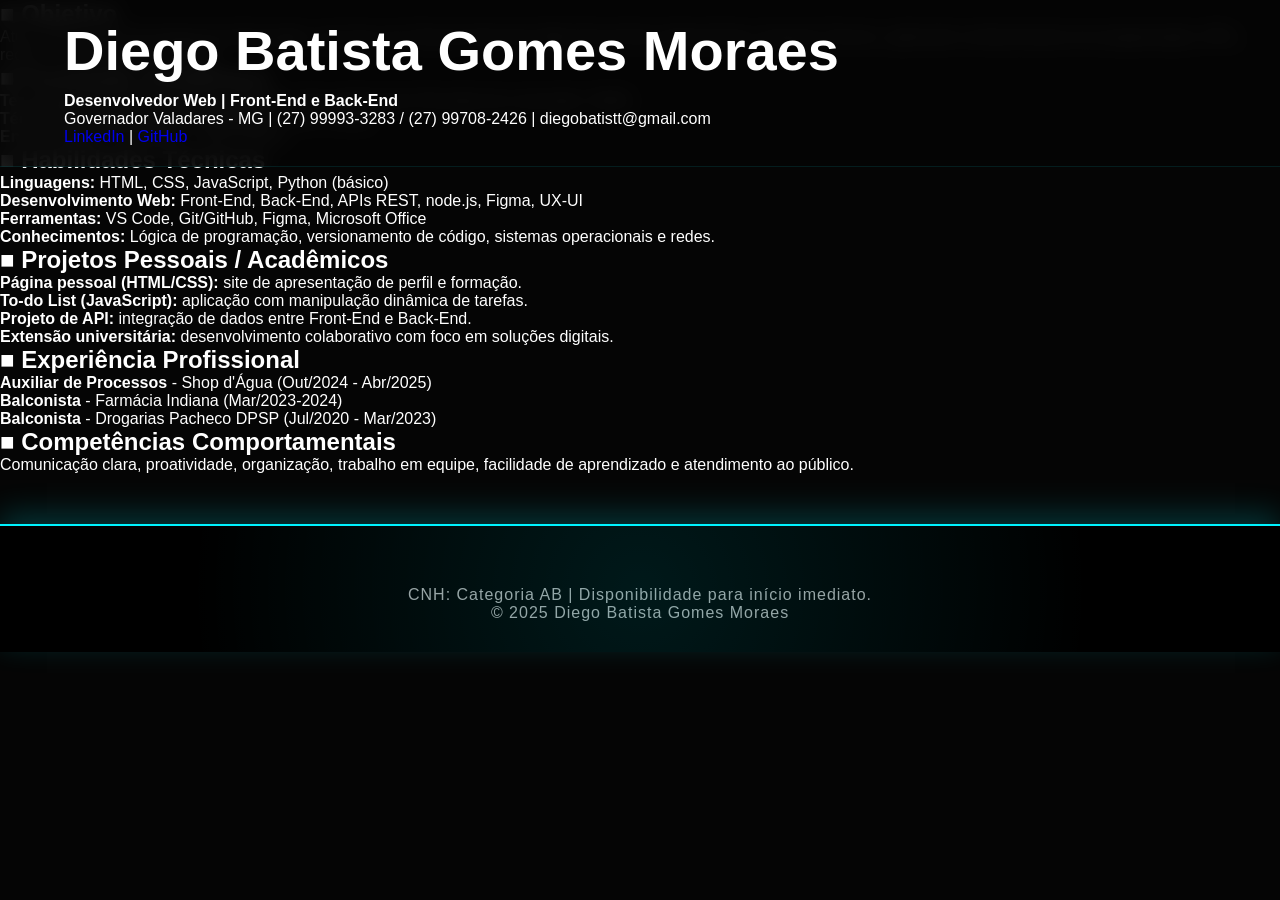
<file: INDEX.HTML>
<!DOCTYPE html>
<html lang="pt-BR">
<head>
    <meta charset="UTF-8">
    <meta name="viewport" content="width=device-width, initial-scale=1.0">
    <title>Portfólio - Diego Batista Gomes Moraes</title>
    <link rel="stylesheet" href="style.css">
</head>
<body>
    <header>
        <div class="container">
            <h1>Diego Batista Gomes Moraes</h1> 
            <p><B>Desenvolvedor Web | Front-End e Back-End</B></p>
            <div class="contact-info">
                <span>Governador Valadares - MG</span> |
                <span>(27) 99993-3283 / (27) 99708-2426</span> |
                <span>diegobatistt@gmail.com</span>
            </div>
            <div class="social-links">
                <a href="https://linkedin.com/in/diego-batista-gomes-737491259" target="_blank">LinkedIn</a> |
                <a href="https://github.com/Dieguin77" target="_blank">GitHub</a>
            </div>
        </div>
    </header>

    <main class="container">
        <section id="objetivo">
            <h2>■ Objetivo</h2>
            <p>Atuar na área de Tecnologia da Informação, com foco em Desenvolvimento Web (Front-End e Back-End) e Suporte Técnico, aplicando conhecimentos em programação, APIs, redes e experiência do usuário.</p>
        </section>

        <section id="formacao">
            <h2>■ Formação Acadêmica</h2>
            <ul>
                <li>
                    <strong>Tecnologia em Sistemas para Internet</strong> - Em andamento (Previsão de conclusão: 2026)
                </li>
                <li>
                    <strong>Técnico em Segurança do Trabalho</strong> - (2017-2018)
                </li>
                <li>
                    <strong>Ensino Médio Completo</strong> - (2011-2013)
                </li>
            </ul>
        </section>

        <section id="habilidades">
            <h2>■ Habilidades Técnicas</h2>
            <ul>
                <li><strong>Linguagens:</strong> HTML, CSS, JavaScript, Python (básico)</li>
                <li><strong>Desenvolvimento Web:</strong> Front-End, Back-End, APIs REST, node.js, Figma, UX-UI</li>
                <li><strong>Ferramentas:</strong> VS Code, Git/GitHub, Figma, Microsoft Office</li>
                <li><strong>Conhecimentos:</strong> Lógica de programação, versionamento de código, sistemas operacionais e redes.</li>
            </ul>
        </section>

        <section id="projetos">
            <h2>■ Projetos Pessoais / Acadêmicos</h2>
            <ul>
                <li><strong>Página pessoal (HTML/CSS):</strong> site de apresentação de perfil e formação.</li>
                <li><strong>To-do List (JavaScript):</strong> aplicação com manipulação dinâmica de tarefas.</li>
                <li><strong>Projeto de API:</strong> integração de dados entre Front-End e Back-End.</li>
                <li><strong>Extensão universitária:</strong> desenvolvimento colaborativo com foco em soluções digitais.</li>
            </ul>
        </section>

        <section id="experiencia">
            <h2>■ Experiência Profissional</h2>
            <ul>
                <li><strong>Auxiliar de Processos</strong> - Shop d'Água (Out/2024 - Abr/2025)</li>
                <li><strong>Balconista</strong> - Farmácia Indiana (Mar/2023-2024)</li>
                <li><strong>Balconista</strong> - Drogarias Pacheco DPSP (Jul/2020 - Mar/2023)</li>
                </ul>
        </section>

        <section id="competencias">
            <h2>■ Competências Comportamentais</h2>
            <p>Comunicação clara, proatividade, organização, trabalho em equipe, facilidade de aprendizado e atendimento ao público.</p>
        </section>
        
    </main>

    <footer>
        <div class="container">
            <p>CNH: Categoria AB | Disponibilidade para início imediato.</p>
            <p>&copy; 2025 Diego Batista Gomes Moraes</p>
        </div>
    </footer>
</body>
</html>
</file>
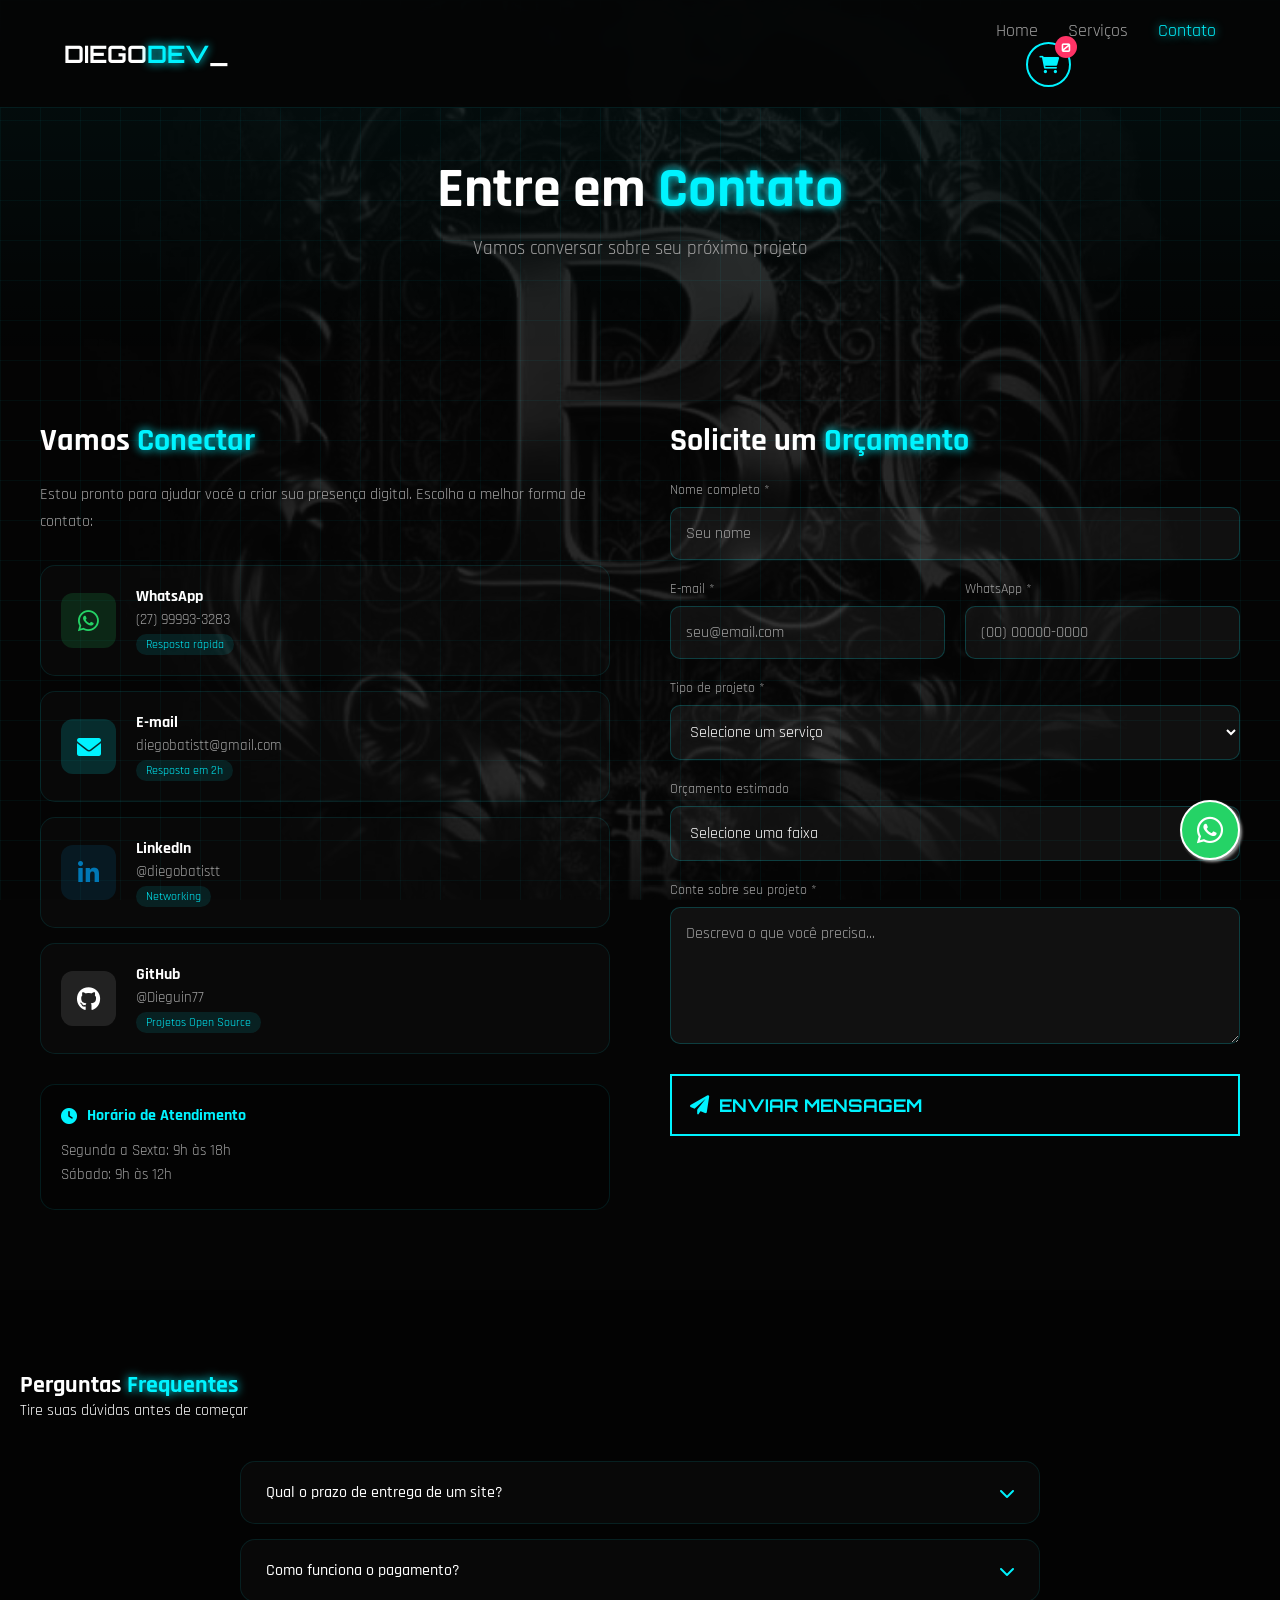
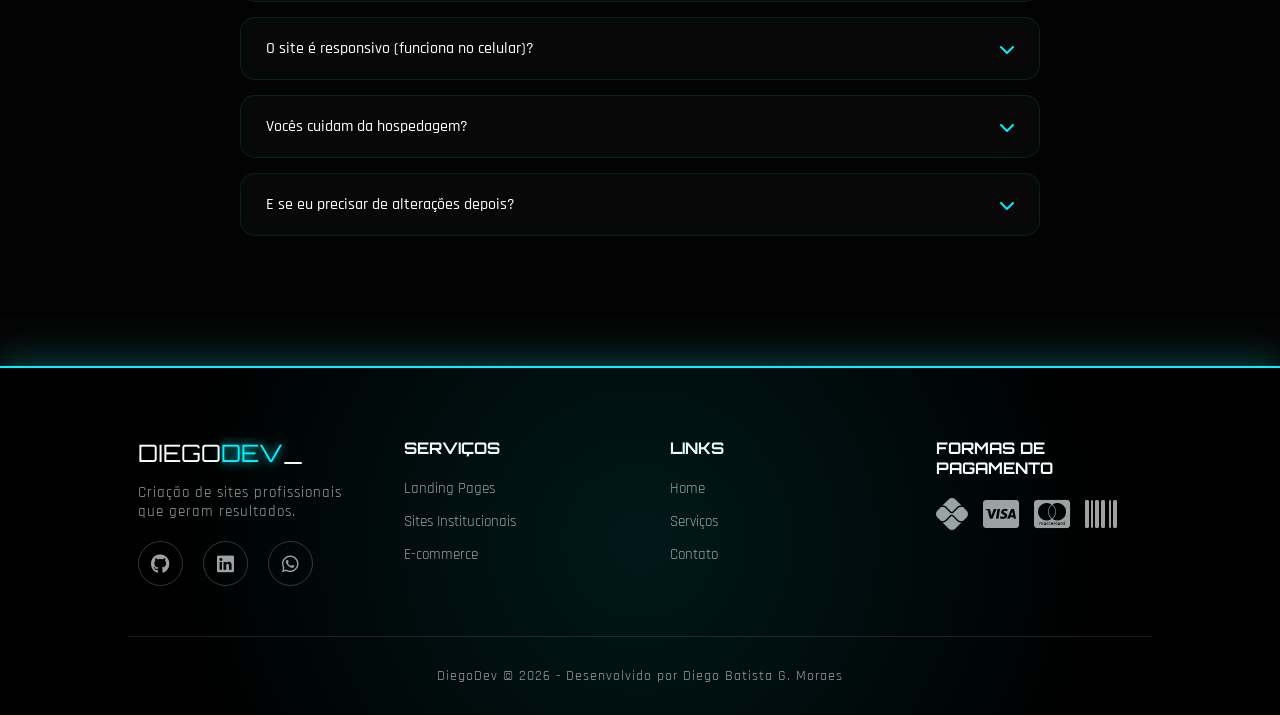
<file: contato.html>
<!DOCTYPE html>
<html lang="pt-br">
<head>
    <meta charset="UTF-8">
    <meta name="viewport" content="width=device-width, initial-scale=1.0">
    <title>Contato | DiegoDev - Criação de Sites Profissionais</title>
    <meta name="description" content="Entre em contato para solicitar um orçamento personalizado para seu projeto web.">
    <meta name="keywords" content="criação de sites, orçamento, contato, desenvolvimento web">
    
    <link rel="icon" type="image/png" href="imagem/favicon-diego.png">

    <!-- Open Graph / Facebook -->
    <meta property="og:type" content="website">
    <meta property="og:title" content="Contato | DiegoDev">
    <meta property="og:description" content="Entre em contato para seu próximo projeto.">
    <meta property="og:image" content="imagem/Diego.png">

    <link rel="preconnect" href="https://fonts.googleapis.com">
    <link rel="preconnect" href="https://fonts.gstatic.com" crossorigin>
    <link href="https://fonts.googleapis.com/css2?family=Orbitron:wght@400;700&family=Rajdhani:wght@300;500;700&display=swap" rel="stylesheet">
    <link rel="stylesheet" href="https://cdnjs.cloudflare.com/ajax/libs/font-awesome/6.0.0/css/all.min.css">
    
    <link rel="stylesheet" href="style.css">
</head>
<body>

    <div class="grid-background"></div>
    <div class="overlay-image"></div>

    <!-- Loader Animado -->
    <div id="loader" class="loader">
        <div class="loader-content">
            <span class="loader-text">DIEGO<span class="highlight">DEV</span></span>
            <div class="loader-bar"></div>
        </div>
    </div>

    <header>
        <div class="logo">DIEGO<span class="highlight">DEV</span>_</div>
        <nav>
            <ul class="nav-links">
                <li><a href="index.html">Home</a></li>
                <li><a href="servicos.html">Serviços</a></li>
                <li><a href="contato.html" class="active">Contato</a></li>
            </ul>
            <div class="header-actions">
                <button class="cart-btn" id="cartBtn">
                    <i class="fas fa-shopping-cart"></i>
                    <span class="cart-count" id="cartCount">0</span>
                </button>
            </div>
            <div class="menu-toggle" id="menuToggle">
                <span></span>
                <span></span>
                <span></span>
            </div>
        </nav>
    </header>

    <!-- Menu Mobile -->
    <div class="mobile-menu" id="mobileMenu">
        <ul>
            <li><a href="index.html">Home</a></li>
            <li><a href="servicos.html">Serviços</a></li>
            <li><a href="contato.html">Contato</a></li>
            <li><a href="https://wa.me/5527999933283" target="_blank" class="btn-neon">Falar no WhatsApp</a></li>
        </ul>
    </div>

    <!-- Carrinho Modal -->
    <div class="cart-modal" id="cartModal">
        <div class="cart-content">
            <div class="cart-header">
                <h3><i class="fas fa-shopping-cart"></i> Serviços Selecionados</h3>
                <button class="close-cart" id="closeCart"><i class="fas fa-times"></i></button>
            </div>
            <div class="cart-items" id="cartItems">
                <p class="empty-cart">Nenhum serviço selecionado</p>
            </div>
            <div class="cart-footer">
                <div class="cart-total">
                    <span>Total:</span>
                    <span class="total-value" id="cartTotal">R$ 0,00</span>
                </div>
                <button class="btn-neon checkout-btn" id="checkoutBtn">
                    <i class="fab fa-whatsapp"></i> Solicitar Orçamento
                </button>
            </div>
        </div>
    </div>

    <!-- HERO CONTATO -->
    <section class="page-hero">
        <div class="hero-content fade-in">
            <h1>Entre em <span class="highlight">Contato</span></h1>
            <p>Vamos conversar sobre seu próximo projeto</p>
        </div>
    </section>

    <!-- SEÇÃO DE CONTATO -->
    <section class="contact-section">
        <div class="contact-container">
            
            <!-- Informações de Contato -->
            <div class="contact-info fade-in">
                <h2>Vamos <span class="highlight">Conectar</span></h2>
                <p>Estou pronto para ajudar você a criar sua presença digital. Escolha a melhor forma de contato:</p>
                
                <div class="contact-cards">
                    <a href="https://wa.me/5527999933283" target="_blank" class="contact-card">
                        <div class="contact-icon whatsapp">
                            <i class="fab fa-whatsapp"></i>
                        </div>
                        <div class="contact-details">
                            <h4>WhatsApp</h4>
                            <p>(27) 99993-3283</p>
                            <span class="contact-status">Resposta rápida</span>
                        </div>
                    </a>

                    <a href="mailto:diegobatistt@gmail.com" class="contact-card">
                        <div class="contact-icon email">
                            <i class="fas fa-envelope"></i>
                        </div>
                        <div class="contact-details">
                            <h4>E-mail</h4>
                            <p>diegobatistt@gmail.com</p>
                            <span class="contact-status">Resposta em 2h</span>
                        </div> 
                    </a>

                    <a href="https://www.linkedin.com/in/diegobatistt" target="_blank" class="contact-card">
                        <div class="contact-icon linkedin">
                            <i class="fab fa-linkedin-in"></i>
                        </div>
                        <div class="contact-details">
                            <h4>LinkedIn</h4>
                            <p>@diegobatistt</p>
                            <span class="contact-status">Networking</span>
                        </div>
                    </a>

                    <a href="https://github.com/Dieguin77" target="_blank" class="contact-card">
                        <div class="contact-icon github">
                            <i class="fab fa-github"></i>
                        </div>
                        <div class="contact-details">
                            <h4>GitHub</h4>
                            <p>@Dieguin77</p>
                            <span class="contact-status">Projetos Open Source</span>
                        </div>
                    </a>
                </div>

                <div class="contact-schedule">
                    <h4><i class="fas fa-clock"></i> Horário de Atendimento</h4>
                    <p>Segunda a Sexta: 9h às 18h</p>
                    <p>Sábado: 9h às 12h</p>
                </div>
            </div>

            <!-- Formulário de Contato -->
            <div class="contact-form-container fade-in">
                <h2>Solicite um <span class="highlight">Orçamento</span></h2>
                <form class="contact-form" id="contactForm">
                    <div class="form-group">
                        <label for="name">Nome completo *</label>
                        <input type="text" id="name" name="name" required placeholder="Seu nome">
                    </div>

                    <div class="form-row">
                        <div class="form-group">
                            <label for="email">E-mail *</label>
                            <input type="email" id="email" name="email" required placeholder="seu@email.com">
                        </div>
                        <div class="form-group">
                            <label for="phone">WhatsApp *</label>
                            <input type="tel" id="phone" name="phone" required placeholder="(00) 00000-0000">
                        </div>
                    </div>

                    <div class="form-group">
                        <label for="service">Tipo de projeto *</label>
                        <select id="service" name="service" required>
                            <option value="">Selecione um serviço</option>
                            <option value="Landing Page">Landing Page</option>
                            <option value="Site Institucional">Site Institucional</option>
                            <option value="E-commerce">E-commerce</option>
                            <option value="Sistema Web">Sistema Web</option>
                            <option value="Manutenção">Manutenção de Site</option>
                            <option value="Outro">Outro</option>
                        </select>
                    </div>

                    <div class="form-group">
                        <label for="budget">Orçamento estimado</label>
                        <select id="budget" name="budget">
                            <option value="">Selecione uma faixa</option>
                            <option value="Até R$ 500">Até R$ 500</option>
                            <option value="R$ 500 - R$ 1.000">R$ 500 - R$ 1.000</option>
                            <option value="R$ 1.000 - R$ 2.000">R$ 1.000 - R$ 2.000</option>
                            <option value="R$ 2.000 - R$ 5.000">R$ 2.000 - R$ 5.000</option>
                            <option value="Acima de R$ 5.000">Acima de R$ 5.000</option>
                        </select>
                    </div>

                    <div class="form-group">
                        <label for="message">Conte sobre seu projeto *</label>
                        <textarea id="message" name="message" rows="5" required placeholder="Descreva o que você precisa..."></textarea>
                    </div>

                    <button type="submit" class="btn-neon btn-submit">
                        <i class="fas fa-paper-plane"></i> Enviar Mensagem
                    </button>
                </form>
            </div>

        </div>
    </section>

    <!-- FAQ -->
    <section class="faq-section">
        <div class="section-header fade-in">
            <h2>Perguntas <span class="highlight">Frequentes</span></h2>
            <p>Tire suas dúvidas antes de começar</p>
        </div>
        <div class="faq-container">
            <div class="faq-item fade-in">
                <button class="faq-question">
                    <span>Qual o prazo de entrega de um site?</span>
                    <i class="fas fa-chevron-down"></i>
                </button>
                <div class="faq-answer">
                    <p>O prazo varia conforme a complexidade do projeto. Landing pages são entregues em 5-7 dias úteis, 
                    sites institucionais em 10-15 dias, e e-commerces em 20-30 dias. Projetos personalizados têm prazo definido após análise.</p>
                </div>
            </div>

            <div class="faq-item fade-in">
                <button class="faq-question">
                    <span>Como funciona o pagamento?</span>
                    <i class="fas fa-chevron-down"></i>
                </button>
                <div class="faq-answer">
                    <p>Trabalhamos com 50% de entrada e 50% na entrega. Aceitamos PIX, transferência bancária e cartões 
                    de crédito (via link de pagamento). Para projetos maiores, podemos parcelar em até 3x.</p>
                </div>
            </div>

            <div class="faq-item fade-in">
                <button class="faq-question">
                    <span>O site é responsivo (funciona no celular)?</span>
                    <i class="fas fa-chevron-down"></i>
                </button>
                <div class="faq-answer">
                    <p>Sim! Todos os sites são desenvolvidos com design responsivo, funcionando perfeitamente em 
                    computadores, tablets e smartphones. Isso é padrão em todos os projetos.</p>
                </div>
            </div>

            <div class="faq-item fade-in">
                <button class="faq-question">
                    <span>Vocês cuidam da hospedagem?</span>
                    <i class="fas fa-chevron-down"></i>
                </button>
                <div class="faq-answer">
                    <p>Sim! Oferecemos hospedagem vitalicia em todos os projetos. Após esse período, 
                    a renovação custa R$ 97/ano (inclui domínio, hospedagem e SSL).</p>
                </div>
            </div>

            <div class="faq-item fade-in">
                <button class="faq-question">
                    <span>E se eu precisar de alterações depois?</span>
                    <i class="fas fa-chevron-down"></i>
                </button>
                <div class="faq-answer">
                    <p>Oferecemos 1 anos de suporte gratuito após a entrega para pequenos ajustes. 
                    Para alterações contínuas, temos o plano de manutenção mensal por R$ 37/mês.</p>
                </div>
            </div>
        </div>
    </section>

    <footer>
        <div class="footer-content">
            <div class="footer-section">
                <div class="footer-logo">DIEGO<span class="highlight">DEV</span>_</div>
                <p>Criação de sites profissionais que geram resultados.</p>
                <div class="footer-links">
                    <a href="https://github.com/Dieguin77" target="_blank"><i class="fab fa-github"></i></a>
                    <a href="https://www.linkedin.com/in/diegobatistt" target="_blank"><i class="fab fa-linkedin"></i></a>
                    <a href="https://wa.me/5527999933283" target="_blank"><i class="fab fa-whatsapp"></i></a>
                </div>
            </div>
            <div class="footer-section">
                <h4>Serviços</h4>
                <ul>
                    <li><a href="servicos.html">Landing Pages</a></li>
                    <li><a href="servicos.html">Sites Institucionais</a></li>
                    <li><a href="servicos.html">E-commerce</a></li>
                </ul>
            </div>
            <div class="footer-section">
                <h4>Links</h4>
                <ul>
                    <li><a href="index.html">Home</a></li>
                    <li><a href="servicos.html">Serviços</a></li>
                    <li><a href="contato.html">Contato</a></li>
                </ul>
            </div>
            <div class="footer-section">
                <h4>Formas de Pagamento</h4>
                <div class="payment-icons">
                    <i class="fab fa-pix"></i>
                    <i class="fab fa-cc-visa"></i>
                    <i class="fab fa-cc-mastercard"></i>
                    <i class="fas fa-barcode"></i>
                </div>
            </div>
        </div>
        <div class="footer-bottom">
            <p>DiegoDev © 2026 - Desenvolvido por Diego Batista G. Moraes</p>
        </div>
    </footer>

    <script src="script.js"></script>
    <a href="https://wa.me/5527999933283?text=Olá+Diego!+Vi+seus+serviços+e+quero+um+orçamento." class="whatsapp-float" target="_blank">
        <i class="fab fa-whatsapp"></i>
        <span class="whatsapp-tooltip">Solicite um orçamento!</span>
    </a>
</body>
</html>
</file>
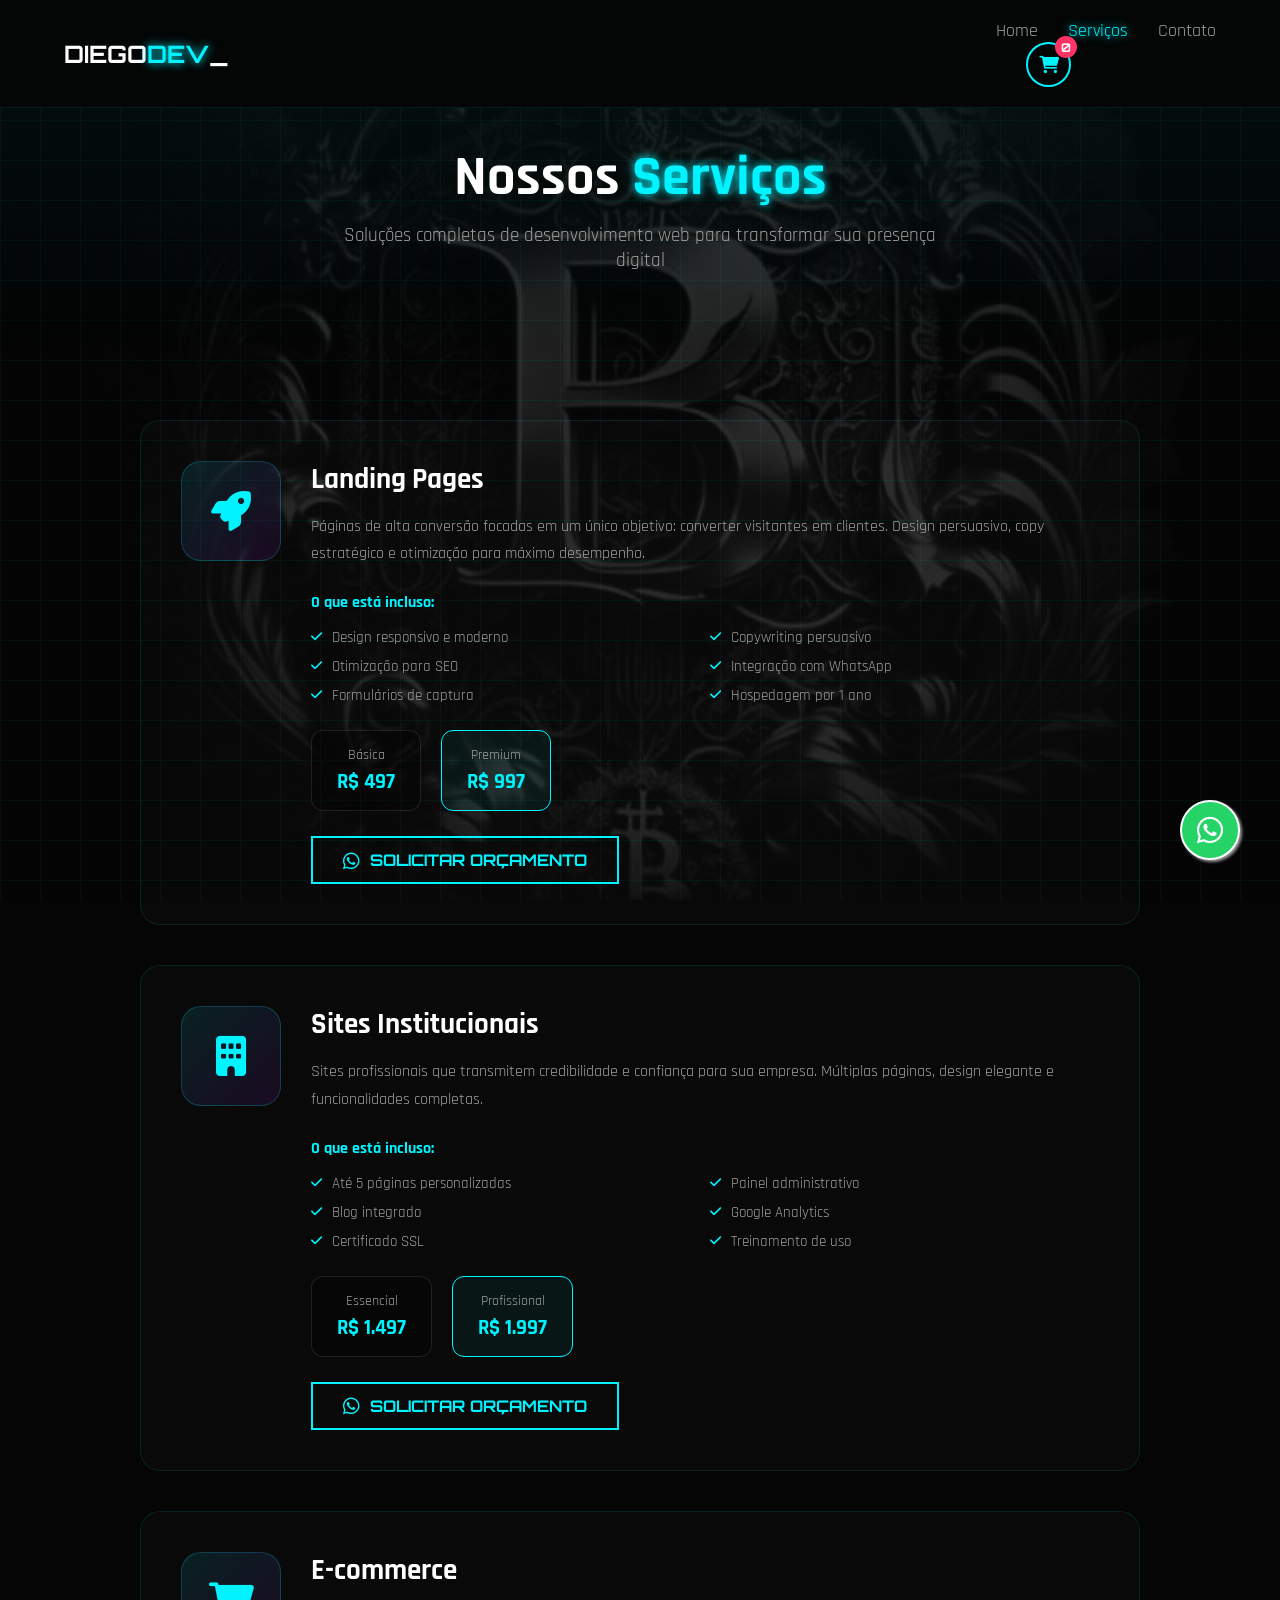
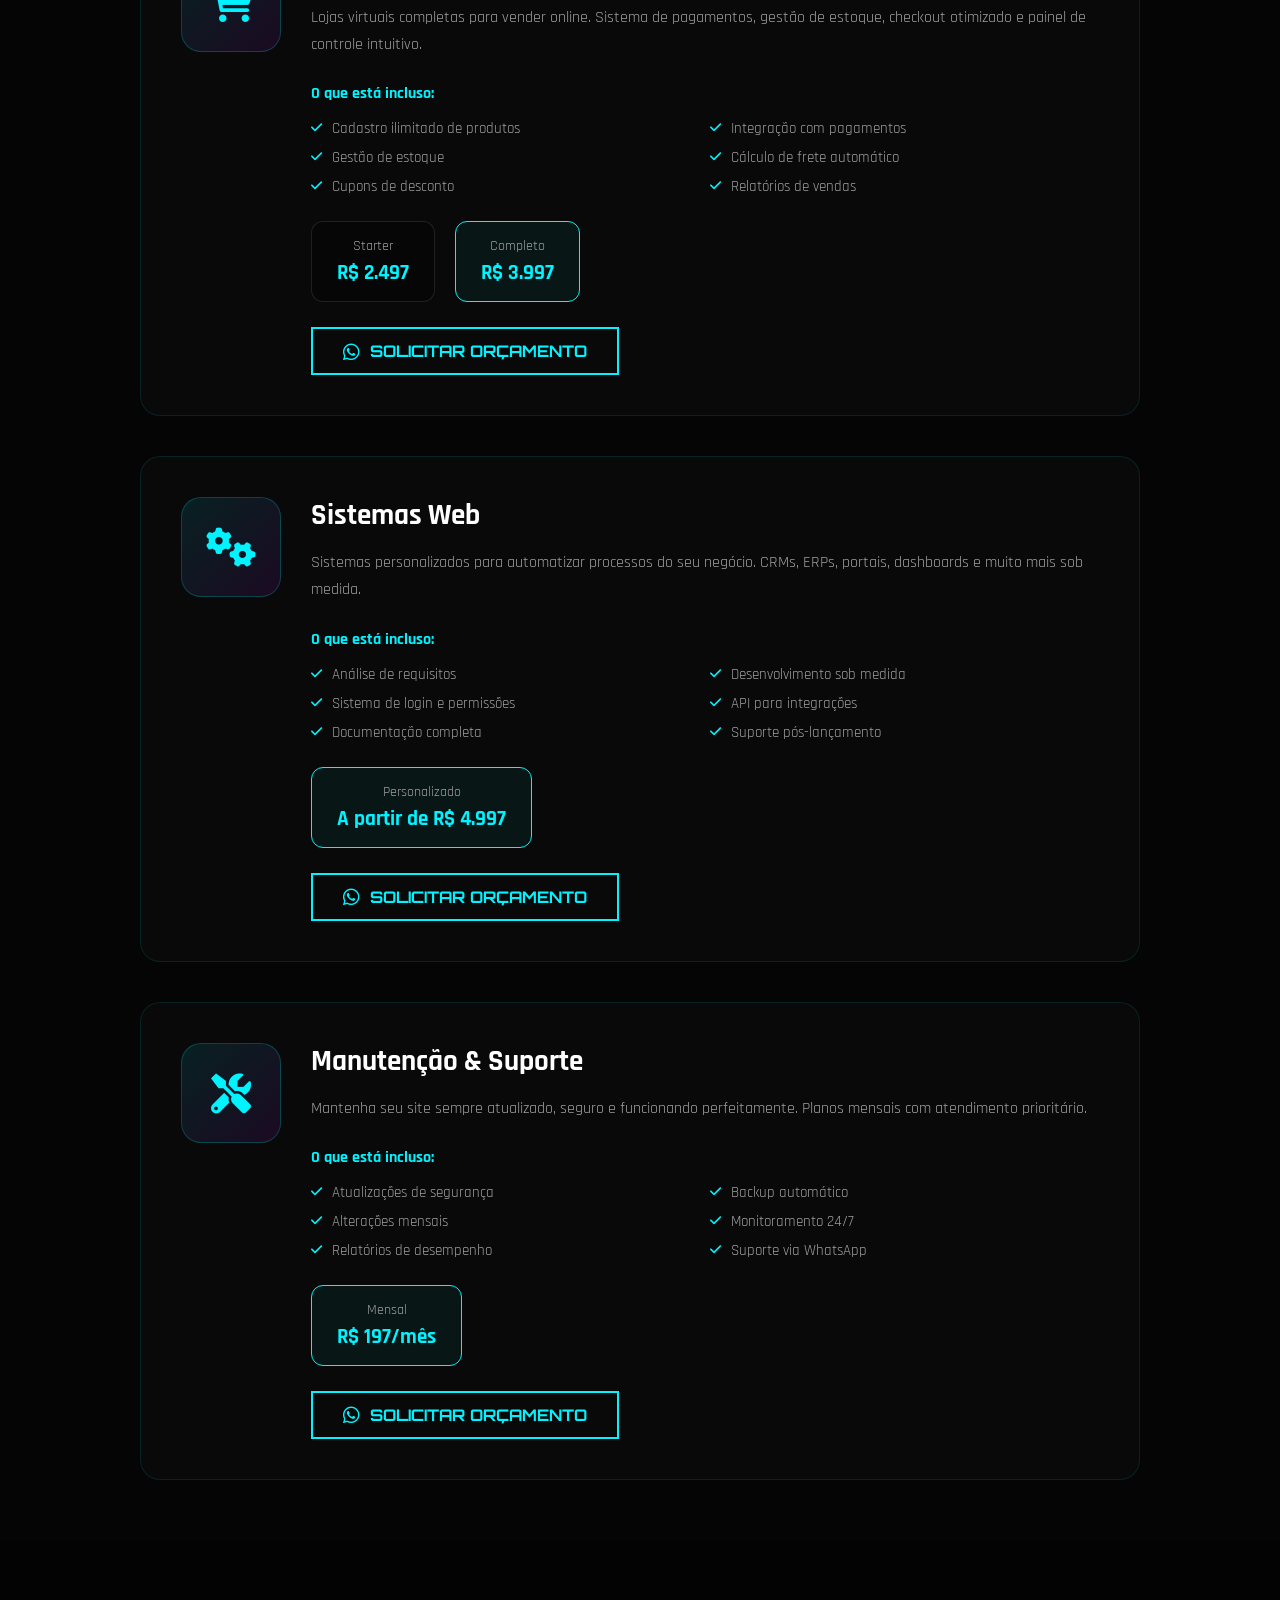
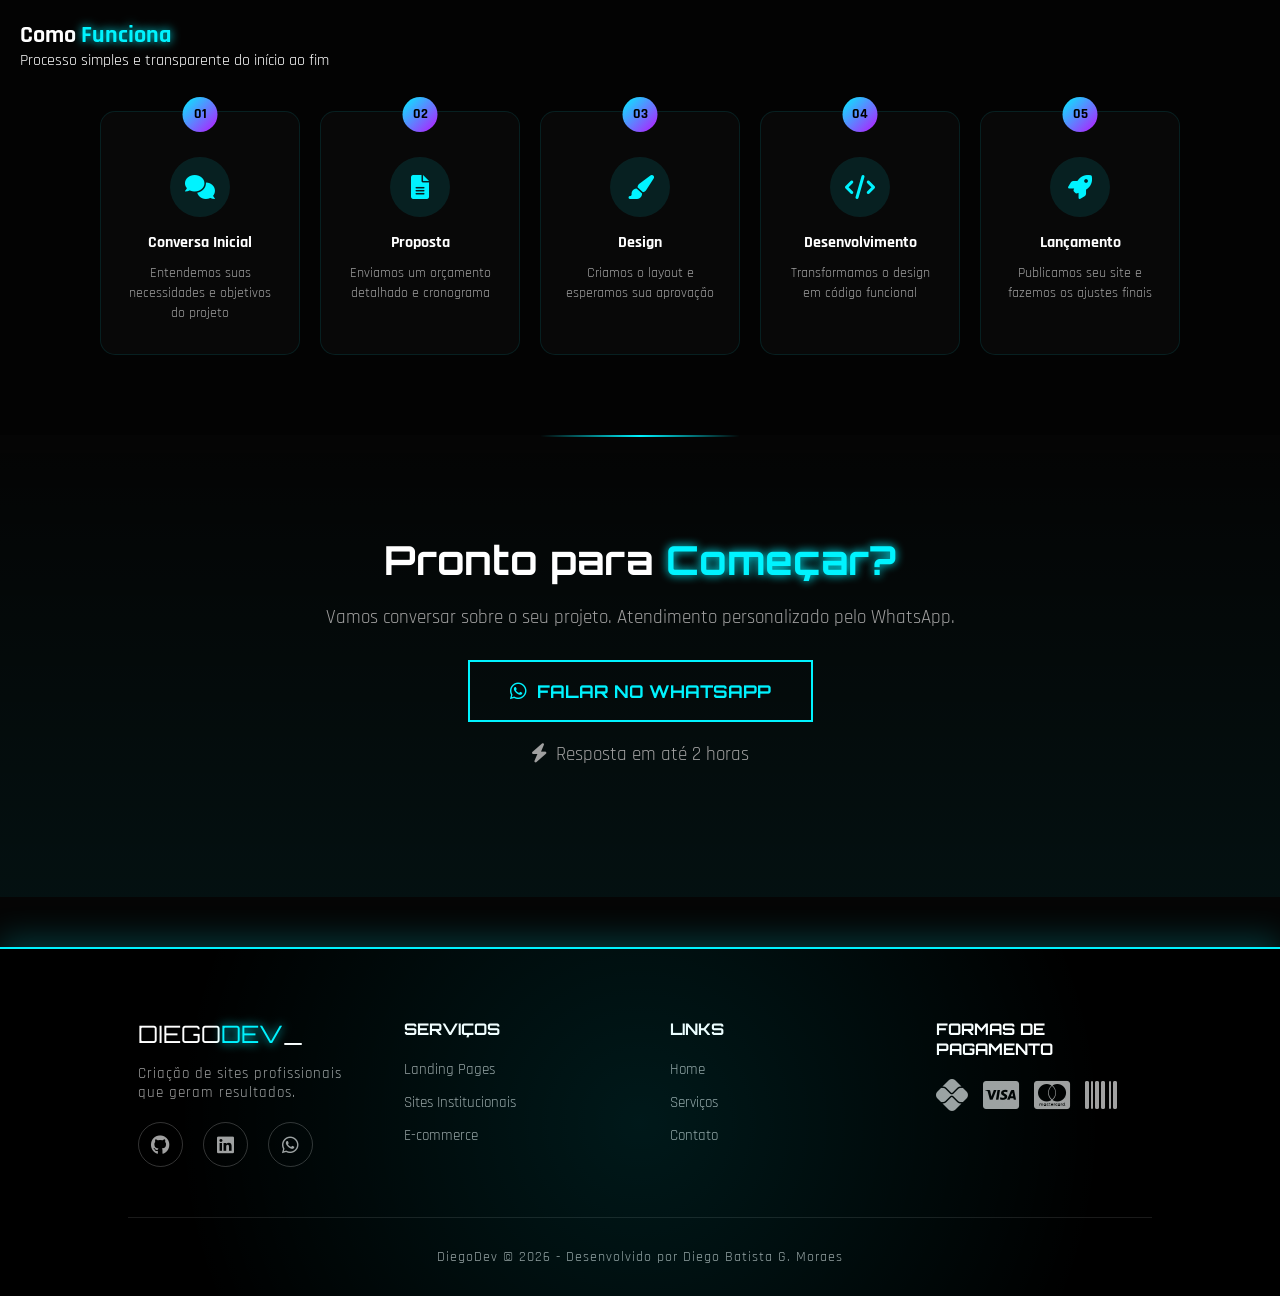
<file: servicos.html>
<!DOCTYPE html>
<html lang="pt-br">
<head>
    <meta charset="UTF-8">
    <meta name="viewport" content="width=device-width, initial-scale=1.0">
    <title>Serviços | DiegoDev - Criação de Sites Profissionais</title>
    <meta name="description" content="Conheça nossos serviços de criação de sites, landing pages, e-commerce e sistemas web personalizados.">
    <meta name="keywords" content="criação de sites, landing page, e-commerce, desenvolvimento web, sites profissionais">
    
    <link rel="icon" type="image/png" href="imagem/favicon-diego.png">

    <!-- Open Graph / Facebook -->
    <meta property="og:type" content="website">
    <meta property="og:title" content="Serviços | DiegoDev">
    <meta property="og:description" content="Serviços de desenvolvimento web profissional.">
    <meta property="og:image" content="imagem/Diego.png">

    <link rel="preconnect" href="https://fonts.googleapis.com">
    <link rel="preconnect" href="https://fonts.gstatic.com" crossorigin>
    <link href="https://fonts.googleapis.com/css2?family=Orbitron:wght@400;700&family=Rajdhani:wght@300;500;700&display=swap" rel="stylesheet">
    <link rel="stylesheet" href="https://cdnjs.cloudflare.com/ajax/libs/font-awesome/6.0.0/css/all.min.css">
    
    <link rel="stylesheet" href="style.css">
</head>
<body>

    <div class="grid-background"></div>
    <div class="overlay-image"></div>

    <!-- Loader Animado -->
    <div id="loader" class="loader">
        <div class="loader-content">
            <span class="loader-text">DIEGO<span class="highlight">DEV</span></span>
            <div class="loader-bar"></div>
        </div>
    </div>

    <header>
        <div class="logo">DIEGO<span class="highlight">DEV</span>_</div>
        <nav>
            <ul class="nav-links">
                <li><a href="index.html">Home</a></li>
                <li><a href="servicos.html" class="active">Serviços</a></li>
                <li><a href="contato.html">Contato</a></li>
            </ul>
            <div class="header-actions">
                <button class="cart-btn" id="cartBtn">
                    <i class="fas fa-shopping-cart"></i>
                    <span class="cart-count" id="cartCount">0</span>
                </button>
            </div>
            <div class="menu-toggle" id="menuToggle">
                <span></span>
                <span></span>
                <span></span>
            </div>
        </nav>
    </header>

    <!-- Menu Mobile -->
    <div class="mobile-menu" id="mobileMenu">
        <ul>
            <li><a href="index.html">Home</a></li>
            <li><a href="servicos.html">Serviços</a></li>
            <li><a href="contato.html">Contato</a></li>
            <li><a href="https://wa.me/5527999933283" target="_blank" class="btn-neon">Falar no WhatsApp</a></li>
        </ul>
    </div>

    <!-- Carrinho Modal -->
    <div class="cart-modal" id="cartModal">
        <div class="cart-content">
            <div class="cart-header">
                <h3><i class="fas fa-shopping-cart"></i> Serviços Selecionados</h3>
                <button class="close-cart" id="closeCart"><i class="fas fa-times"></i></button>
            </div>
            <div class="cart-items" id="cartItems">
                <p class="empty-cart">Nenhum serviço selecionado</p>
            </div>
            <div class="cart-footer">
                <div class="cart-total">
                    <span>Total:</span>
                    <span class="total-value" id="cartTotal">R$ 0,00</span>
                </div>
                <button class="btn-neon checkout-btn" id="checkoutBtn">
                    <i class="fab fa-whatsapp"></i> Solicitar Orçamento
                </button>
            </div>
        </div>
    </div>

    <!-- HERO SERVIÇOS -->
    <section class="page-hero">
        <div class="hero-content fade-in">
            <h1>Nossos <span class="highlight">Serviços</span></h1>
            <p>Soluções completas de desenvolvimento web para transformar sua presença digital</p>
        </div>
    </section>

    <!-- SERVIÇOS DETALHADOS -->
    <section class="services-detailed">
        <div class="container">
            
            <!-- Landing Pages -->
            <div class="service-detail-card fade-in">
                <div class="service-icon">
                    <i class="fas fa-rocket"></i>
                </div>
                <div class="service-content">
                    <h2>Landing Pages</h2>
                    <p class="service-description">
                        Páginas de alta conversão focadas em um único objetivo: converter visitantes em clientes. 
                        Design persuasivo, copy estratégico e otimização para máximo desempenho.
                    </p>
                    <div class="service-features">
                        <h4>O que está incluso:</h4>
                        <ul>
                            <li><i class="fas fa-check"></i> Design responsivo e moderno</li>
                            <li><i class="fas fa-check"></i> Copywriting persuasivo</li>
                            <li><i class="fas fa-check"></i> Otimização para SEO</li>
                            <li><i class="fas fa-check"></i> Integração com WhatsApp</li>
                            <li><i class="fas fa-check"></i> Formulários de captura</li>
                            <li><i class="fas fa-check"></i> Hospedagem por 1 ano</li>
                        </ul>
                    </div>
                    <div class="service-pricing">
                        <div class="price-option">
                            <span class="price-label">Básica</span>
                            <span class="price-value">R$ 497</span>
                        </div>
                        <div class="price-option featured">
                            <span class="price-label">Premium</span>
                            <span class="price-value">R$ 997</span>
                        </div>
                    </div>
                    <a href="https://wa.me/5527999933283?text=Olá+Diego!+Quero+saber+mais+sobre+Landing+Pages." class="btn-neon">
                        <i class="fab fa-whatsapp"></i> Solicitar Orçamento
                    </a>
                </div>
            </div>

            <!-- Sites Institucionais -->
            <div class="service-detail-card fade-in">
                <div class="service-icon">
                    <i class="fas fa-building"></i>
                </div>
                <div class="service-content">
                    <h2>Sites Institucionais</h2>
                    <p class="service-description">
                        Sites profissionais que transmitem credibilidade e confiança para sua empresa. 
                        Múltiplas páginas, design elegante e funcionalidades completas.
                    </p>
                    <div class="service-features">
                        <h4>O que está incluso:</h4>
                        <ul>
                            <li><i class="fas fa-check"></i> Até 5 páginas personalizadas</li>
                            <li><i class="fas fa-check"></i> Painel administrativo</li>
                            <li><i class="fas fa-check"></i> Blog integrado</li>
                            <li><i class="fas fa-check"></i> Google Analytics</li>
                            <li><i class="fas fa-check"></i> Certificado SSL</li>
                            <li><i class="fas fa-check"></i> Treinamento de uso</li>
                        </ul>
                    </div>
                    <div class="service-pricing">
                        <div class="price-option">
                            <span class="price-label">Essencial</span>
                            <span class="price-value">R$ 1.497</span>
                        </div>
                        <div class="price-option featured">
                            <span class="price-label">Profissional</span>
                            <span class="price-value">R$ 1.997</span>
                        </div>
                    </div>
                    <a href="https://wa.me/5527999933283?text=Olá+Diego!+Quero+saber+mais+sobre+Sites+Institucionais." class="btn-neon">
                        <i class="fab fa-whatsapp"></i> Solicitar Orçamento
                    </a>
                </div>
            </div>

            <!-- E-commerce -->
            <div class="service-detail-card fade-in">
                <div class="service-icon">
                    <i class="fas fa-shopping-cart"></i>
                </div>
                <div class="service-content">
                    <h2>E-commerce</h2>
                    <p class="service-description">
                        Lojas virtuais completas para vender online. Sistema de pagamentos, 
                        gestão de estoque, checkout otimizado e painel de controle intuitivo.
                    </p>
                    <div class="service-features">
                        <h4>O que está incluso:</h4>
                        <ul>
                            <li><i class="fas fa-check"></i> Cadastro ilimitado de produtos</li>
                            <li><i class="fas fa-check"></i> Integração com pagamentos</li>
                            <li><i class="fas fa-check"></i> Gestão de estoque</li>
                            <li><i class="fas fa-check"></i> Cálculo de frete automático</li>
                            <li><i class="fas fa-check"></i> Cupons de desconto</li>
                            <li><i class="fas fa-check"></i> Relatórios de vendas</li>
                        </ul>
                    </div>
                    <div class="service-pricing">
                        <div class="price-option">
                            <span class="price-label">Starter</span>
                            <span class="price-value">R$ 2.497</span>
                        </div>
                        <div class="price-option featured">
                            <span class="price-label">Completo</span>
                            <span class="price-value">R$ 3.997</span>
                        </div>
                    </div>
                    <a href="https://wa.me/5527999933283?text=Olá+Diego!+Quero+saber+mais+sobre+E-commerce." class="btn-neon">
                        <i class="fab fa-whatsapp"></i> Solicitar Orçamento
                    </a>
                </div>
            </div>

            <!-- Sistemas Web -->
            <div class="service-detail-card fade-in">
                <div class="service-icon">
                    <i class="fas fa-cogs"></i>
                </div>
                <div class="service-content">
                    <h2>Sistemas Web</h2>
                    <p class="service-description">
                        Sistemas personalizados para automatizar processos do seu negócio. 
                        CRMs, ERPs, portais, dashboards e muito mais sob medida.
                    </p>
                    <div class="service-features">
                        <h4>O que está incluso:</h4>
                        <ul>
                            <li><i class="fas fa-check"></i> Análise de requisitos</li>
                            <li><i class="fas fa-check"></i> Desenvolvimento sob medida</li>
                            <li><i class="fas fa-check"></i> Sistema de login e permissões</li>
                            <li><i class="fas fa-check"></i> API para integrações</li>
                            <li><i class="fas fa-check"></i> Documentação completa</li>
                            <li><i class="fas fa-check"></i> Suporte pós-lançamento</li>
                        </ul>
                    </div>
                    <div class="service-pricing">
                        <div class="price-option featured">
                            <span class="price-label">Personalizado</span>
                            <span class="price-value">A partir de R$ 4.997</span>
                        </div>
                    </div>
                    <a href="https://wa.me/5527999933283?text=Olá+Diego!+Quero+saber+mais+sobre+Sistemas+Web." class="btn-neon">
                        <i class="fab fa-whatsapp"></i> Solicitar Orçamento
                    </a>
                </div>
            </div>

            <!-- Manutenção -->
            <div class="service-detail-card fade-in">
                <div class="service-icon">
                    <i class="fas fa-tools"></i>
                </div>
                <div class="service-content">
                    <h2>Manutenção & Suporte</h2>
                    <p class="service-description">
                        Mantenha seu site sempre atualizado, seguro e funcionando perfeitamente. 
                        Planos mensais com atendimento prioritário.
                    </p>
                    <div class="service-features">
                        <h4>O que está incluso:</h4>
                        <ul>
                            <li><i class="fas fa-check"></i> Atualizações de segurança</li>
                            <li><i class="fas fa-check"></i> Backup automático</li>
                            <li><i class="fas fa-check"></i> Alterações mensais</li>
                            <li><i class="fas fa-check"></i> Monitoramento 24/7</li>
                            <li><i class="fas fa-check"></i> Relatórios de desempenho</li>
                            <li><i class="fas fa-check"></i> Suporte via WhatsApp</li>
                        </ul>
                    </div>
                    <div class="service-pricing">
                        <div class="price-option featured">
                            <span class="price-label">Mensal</span>
                            <span class="price-value">R$ 197/mês</span>
                        </div>
                    </div>
                    <a href="https://wa.me/5527999933283?text=Olá+Diego!+Quero+saber+mais+sobre+Manutenção." class="btn-neon">
                        <i class="fab fa-whatsapp"></i> Solicitar Orçamento
                    </a>
                </div>
            </div>

        </div>
    </section>

    <!-- PROCESSO DE TRABALHO -->
    <section class="work-process">
        <div class="section-header fade-in">
            <h2>Como <span class="highlight">Funciona</span></h2>
            <p>Processo simples e transparente do início ao fim</p>
        </div>
        <div class="process-steps">
            <div class="process-step fade-in">
                <div class="step-number">01</div>
                <div class="step-icon"><i class="fas fa-comments"></i></div>
                <h3>Conversa Inicial</h3>
                <p>Entendemos suas necessidades e objetivos do projeto</p>
            </div>
            <div class="process-step fade-in">
                <div class="step-number">02</div>
                <div class="step-icon"><i class="fas fa-file-alt"></i></div>
                <h3>Proposta</h3>
                <p>Enviamos um orçamento detalhado e cronograma</p>
            </div>
            <div class="process-step fade-in">
                <div class="step-number">03</div>
                <div class="step-icon"><i class="fas fa-paint-brush"></i></div>
                <h3>Design</h3>
                <p>Criamos o layout e esperamos sua aprovação</p>
            </div>
            <div class="process-step fade-in">
                <div class="step-number">04</div>
                <div class="step-icon"><i class="fas fa-code"></i></div>
                <h3>Desenvolvimento</h3>
                <p>Transformamos o design em código funcional</p>
            </div>
            <div class="process-step fade-in">
                <div class="step-number">05</div>
                <div class="step-icon"><i class="fas fa-rocket"></i></div>
                <h3>Lançamento</h3>
                <p>Publicamos seu site e fazemos os ajustes finais</p>
            </div>
        </div>
    </section>

    <!-- CTA -->
    <section class="cta-section">
        <div class="cta-content fade-in">
            <h2>Pronto para <span class="highlight">Começar?</span></h2>
            <p>Vamos conversar sobre o seu projeto. Atendimento personalizado pelo WhatsApp.</p>
            <div class="cta-buttons">
                <a href="https://wa.me/5527999933283?text=Olá+Diego!+Vi+seus+serviços+e+quero+um+orçamento." target="_blank" class="btn-neon btn-large">
                    <i class="fab fa-whatsapp"></i> Falar no WhatsApp
                </a>
            </div>
            <p class="cta-note"><i class="fas fa-bolt"></i> Resposta em até 2 horas</p>
        </div>
    </section>

    <footer>
        <div class="footer-content">
            <div class="footer-section">
                <div class="footer-logo">DIEGO<span class="highlight">DEV</span>_</div>
                <p>Criação de sites profissionais que geram resultados.</p>
                <div class="footer-links">
                    <a href="https://github.com/Dieguin77" target="_blank"><i class="fab fa-github"></i></a>
                    <a href="https://www.linkedin.com/in/diegobatistt" target="_blank"><i class="fab fa-linkedin"></i></a>
                    <a href="https://wa.me/5527999933283" target="_blank"><i class="fab fa-whatsapp"></i></a>
                </div>
            </div>
            <div class="footer-section">
                <h4>Serviços</h4>
                <ul>
                    <li><a href="servicos.html">Landing Pages</a></li>
                    <li><a href="servicos.html">Sites Institucionais</a></li>
                    <li><a href="servicos.html">E-commerce</a></li>
                </ul>
            </div>
            <div class="footer-section">
                <h4>Links</h4>
                <ul>
                    <li><a href="index.html">Home</a></li>
                    <li><a href="servicos.html">Serviços</a></li>
                    <li><a href="contato.html">Contato</a></li>
                </ul>
            </div>
            <div class="footer-section">
                <h4>Formas de Pagamento</h4>
                <div class="payment-icons">
                    <i class="fab fa-pix"></i>
                    <i class="fab fa-cc-visa"></i>
                    <i class="fab fa-cc-mastercard"></i>
                    <i class="fas fa-barcode"></i>
                </div>
            </div>
        </div>
        <div class="footer-bottom">
            <p>DiegoDev © 2026 - Desenvolvido por Diego Batista G. Moraes</p>
        </div>
    </footer>

    <script src="script.js"></script>
    <a href="https://wa.me/5527999933283?text=Olá+Diego!+Vi+seus+serviços+e+quero+um+orçamento." class="whatsapp-float" target="_blank">
        <i class="fab fa-whatsapp"></i>
        <span class="whatsapp-tooltip">Solicite um orçamento!</span>
    </a>
</body>
</html>
</file>
<file: style.css>
:root {
    --bg-color: #050505;
    --neon-cyan: #00f3ff;
    --neon-purple: #bc13fe;
    --neon-green: #25d366;
    --text-main: #ffffff;
    --text-dim: #a0a0a0;
    --font-title: 'Orbitron', sans-serif;
    --font-body: 'Rajdhani', sans-serif;
}

* { margin: 0; padding: 0; box-sizing: border-box; text-decoration: none; list-style: none; }

html {
    scroll-behavior: smooth;
}

body {
    background-color: var(--bg-color);
    color: var(--text-main);
    font-family: var(--font-body);
    overflow-x: hidden;
}

/* === LOADER === */
.loader {
    position: fixed;
    top: 0;
    left: 0;
    width: 100%;
    height: 100vh;
    background: var(--bg-color);
    display: flex;
    justify-content: center;
    align-items: center;
    z-index: 9999;
    transition: opacity 0.5s, visibility 0.5s;
}

.loader.hidden {
    opacity: 0;
    visibility: hidden;
}

.loader-content {
    text-align: center;
}

.loader-text {
    font-family: var(--font-title);
    font-size: 2rem;
    color: var(--text-main);
    display: block;
    margin-bottom: 20px;
}

.loader-bar {
    width: 200px;
    height: 3px;
    background: rgba(255,255,255,0.1);
    border-radius: 3px;
    overflow: hidden;
    position: relative;
}

.loader-bar::after {
    content: '';
    position: absolute;
    left: -50%;
    width: 50%;
    height: 100%;
    background: linear-gradient(90deg, transparent, var(--neon-cyan), transparent);
    animation: loading 1s infinite;
}

@keyframes loading {
    0% { left: -50%; }
    100% { left: 100%; }
}

/* === FUNDO DUPLO (GRID + SUA IMAGEM) === */
.grid-background {
    position: fixed;
    top: 0; left: 0; width: 100%; height: 100vh; z-index: -2;
    background-image: linear-gradient(rgba(0, 243, 255, 0.05) 1px, transparent 1px),
                      linear-gradient(90deg, rgba(0, 243, 255, 0.05) 1px, transparent 1px);
    background-size: 40px 40px;
}
.overlay-image {
    position: fixed;
    top: 0; left: 0; width: 100%; height: 100vh; z-index: -1;
    /* Aqui puxamos a sua imagem de fundo com transparência */
    background: url('imagem/efeito-fundo.jpg') no-repeat center center/cover;
    opacity: 0.15; /* Bem suave para não brigar com o texto */
    mix-blend-mode: luminosity;
}

/* === CABEÇALHO === */
header {
    display: flex; justify-content: space-between; align-items: center;
    padding: 20px 5%; background: rgba(5, 5, 5, 0.9); backdrop-filter: blur(10px);
    border-bottom: 1px solid rgba(0, 243, 255, 0.1); position: fixed; width: 100%; z-index: 100;
}
.logo { font-family: var(--font-title); font-size: 1.5rem; font-weight: 700; color: #fff; }
.highlight { color: var(--neon-cyan); text-shadow: 0 0 10px var(--neon-cyan); }
.nav-links { display: flex; gap: 30px; align-items: center; }
.nav-links a { color: var(--text-dim); font-size: 1.1rem; transition: 0.3s; position: relative; }
.nav-links a:hover { color: var(--neon-cyan); }
.nav-links a::after {
    content: '';
    position: absolute;
    bottom: -5px;
    left: 0;
    width: 0;
    height: 2px;
    background: var(--neon-cyan);
    transition: width 0.3s;
}
.nav-links a:hover::after { width: 100%; }

/* Menu Toggle Mobile */
.menu-toggle {
    display: none;
    flex-direction: column;
    gap: 5px;
    cursor: pointer;
    z-index: 101;
}
.menu-toggle span {
    width: 25px;
    height: 3px;
    background: var(--neon-cyan);
    border-radius: 3px;
    transition: 0.3s;
}
.menu-toggle.active span:nth-child(1) { transform: rotate(45deg) translate(5px, 5px); }
.menu-toggle.active span:nth-child(2) { opacity: 0; }
.menu-toggle.active span:nth-child(3) { transform: rotate(-45deg) translate(7px, -6px); }

/* Mobile Menu */
.mobile-menu {
    position: fixed;
    top: 0;
    right: -100%;
    width: 70%;
    height: 100vh;
    background: rgba(5, 5, 5, 0.98);
    backdrop-filter: blur(20px);
    z-index: 99;
    padding: 100px 40px;
    transition: right 0.4s ease;
    border-left: 1px solid rgba(0, 243, 255, 0.2);
}
.mobile-menu.active { right: 0; }
.mobile-menu ul { display: flex; flex-direction: column; gap: 30px; }
.mobile-menu a {
    color: var(--text-main);
    font-size: 1.3rem;
    font-family: var(--font-title);
    transition: 0.3s;
}
.mobile-menu a:hover { color: var(--neon-cyan); padding-left: 10px; }

/* === HERO SECTION === */
.hero {
    min-height: 100vh; display: flex; align-items: center; justify-content: space-between;
    padding: 0 10%; padding-top: 80px;
}
.hero-content { max-width: 600px; z-index: 2; }
.tagline { color: var(--neon-cyan); font-family: monospace; margin-bottom: 10px; }
h1 { font-family: var(--font-title); font-size: 3.5rem; line-height: 1.1; margin-bottom: 10px; }
.typing-effect { font-size: 2rem; color: var(--text-dim); margin-bottom: 20px; min-height: 2.4rem; }
.description { font-size: 1.2rem; color: var(--text-dim); margin-bottom: 20px; line-height: 1.6; }

/* Badge de Disponibilidade */
.availability-badge {
    display: inline-flex;
    align-items: center;
    gap: 10px;
    padding: 8px 16px;
    background: rgba(0, 243, 255, 0.1);
    border: 1px solid rgba(0, 243, 255, 0.3);
    border-radius: 50px;
    margin-bottom: 25px;
    font-size: 0.9rem;
    color: var(--neon-cyan);
}
.pulse-dot {
    width: 10px;
    height: 10px;
    background: var(--neon-green);
    border-radius: 50%;
    animation: pulse 2s infinite;
}
@keyframes pulse {
    0% { box-shadow: 0 0 0 0 rgba(37, 211, 102, 0.7); }
    70% { box-shadow: 0 0 0 10px rgba(37, 211, 102, 0); }
    100% { box-shadow: 0 0 0 0 rgba(37, 211, 102, 0); }
}

/* FOTO DE PERFIL FLUTUANDO */
.hero-image-container {
    width: 400px; height: 400px;
    display: flex; justify-content: center; align-items: center;
    position: relative;
    z-index: 1;
}
.image-glow {
    position: absolute;
    width: 300px;
    height: 300px;
    background: radial-gradient(circle, rgba(0, 243, 255, 0.3) 0%, transparent 70%);
    border-radius: 50%;
    filter: blur(40px);
    animation: glow-pulse 4s ease-in-out infinite;
}
@keyframes glow-pulse {
    0%, 100% { opacity: 0.5; transform: scale(1); }
    50% { opacity: 0.8; transform: scale(1.1); }
}
.profile-img {
    width: 100%; height: auto;
    filter: drop-shadow(0 0 20px rgba(0, 243, 255, 0.3));
    animation: float 6s ease-in-out infinite;
    position: relative;
    z-index: 2;
}
@keyframes float { 0% { transform: translateY(0px); } 50% { transform: translateY(-20px); } 100% { transform: translateY(0px); } }

/* === STATS SECTION === */
.stats-section {
    padding: 60px 10%;
    background: linear-gradient(180deg, transparent, rgba(0, 243, 255, 0.05), transparent);
    border-top: 1px solid rgba(0, 243, 255, 0.1);
    border-bottom: 1px solid rgba(0, 243, 255, 0.1);
}
.stats-container {
    display: grid;
    grid-template-columns: repeat(4, 1fr);
    gap: 30px;
    max-width: 1000px;
    margin: 0 auto;
}
.stat-item {
    text-align: center;
    padding: 30px 20px;
    background: rgba(20, 20, 25, 0.5);
    border: 1px solid rgba(0, 243, 255, 0.1);
    border-radius: 10px;
    transition: 0.3s;
}
.stat-item:hover {
    transform: translateY(-5px);
    border-color: var(--neon-cyan);
    box-shadow: 0 10px 30px rgba(0, 243, 255, 0.15);
}
.stat-item i {
    font-size: 2.5rem;
    color: var(--neon-cyan);
    margin-bottom: 15px;
}
.stat-number {
    display: block;
    font-family: var(--font-title);
    font-size: 2.5rem;
    font-weight: bold;
    color: var(--text-main);
    margin-bottom: 5px;
}
.stat-number::after {
    content: '+';
    font-size: 1.5rem;
    color: var(--neon-cyan);
}
.stat-label {
    font-size: 0.95rem;
    color: var(--text-dim);
    text-transform: uppercase;
    letter-spacing: 1px;
}

/* BOTÕES */
.cta-group { display: flex; gap: 15px; flex-wrap: wrap; }
.btn-neon {
    padding: 12px 30px; background: transparent; color: var(--neon-cyan);
    border: 2px solid var(--neon-cyan); font-family: var(--font-title); font-weight: bold;
    text-transform: uppercase; cursor: pointer; transition: 0.3s;
    display: inline-flex; align-items: center; gap: 10px;
}
.btn-neon:hover { background: var(--neon-cyan); color: #000; box-shadow: 0 0 20px var(--neon-cyan); }
.btn-neon i { font-size: 1.2rem; }
.btn-outline {
    padding: 12px 30px; border: 1px solid var(--text-dim); color: var(--text-main); transition: 0.3s;
}
.btn-outline:hover { border-color: #fff; background: rgba(255,255,255,0.1); }
.btn-large { padding: 18px 40px; font-size: 1.1rem; }
.btn-small {
    padding: 8px 20px;
    background: var(--neon-cyan);
    color: #000;
    border-radius: 5px;
    font-weight: bold;
    transition: 0.3s;
}
.btn-small:hover {
    box-shadow: 0 0 20px var(--neon-cyan);
    transform: scale(1.05);
}

/* === PROJETOS === */
.projects-section { padding: 80px 10%; }
.section-title { font-family: var(--font-title); font-size: 2.5rem; text-align: center; margin-bottom: 50px; }
.projects-grid { display: grid; grid-template-columns: repeat(auto-fit, minmax(300px, 1fr)); gap: 30px; }

.card {
    background: rgba(20, 20, 25, 0.6); border: 1px solid rgba(0, 243, 255, 0.1);
    border-radius: 8px; overflow: hidden; transition: 0.3s;
}
.card:hover { transform: translateY(-5px); border-color: var(--neon-cyan); box-shadow: 0 5px 15px rgba(0, 243, 255, 0.1); }

.card-img-wrapper { width: 100%; height: 250px; overflow: hidden; }
.card-img-wrapper img { width: 100%; height: 100%; object-fit: cover; object-position: top; transition: 0.5s; opacity: 0.8; }
.card:hover .card-img-wrapper img { transform: scale(1.1); opacity: 1; }

.card-body { padding: 20px; }
.card-body h3 { color: var(--neon-cyan); margin-bottom: 10px; font-size: 1.4rem; }
.card-body p { color: var(--text-dim); font-size: 0.95rem; margin-bottom: 15px; }

.tech-tags { display: flex; gap: 10px; }
.tech-tags span {
    font-size: 0.8rem; padding: 4px 8px; background: rgba(0, 243, 255, 0.1);
    color: var(--neon-cyan); border-radius: 4px;
}

/* Responsivo */
@media (max-width: 900px) {
    .hero { flex-direction: column; text-align: center; padding-top: 120px; }
    .hero-image-container { width: 250px; height: 250px; margin-top: 40px; }
    .nav-links { display: none; }
    .menu-toggle { display: flex; }
    .stats-container { grid-template-columns: repeat(2, 1fr); }
    .cta-group { justify-content: center; }
    .availability-badge { justify-content: center; }
}

@media (max-width: 600px) {
    h1 { font-size: 2.5rem; }
    .typing-effect { font-size: 1.5rem; }
    .stats-container { grid-template-columns: 1fr; }
    .section-title { font-size: 1.8rem; }
}

/* === SEÇÃO SKILLS === */
.skills-section {
    padding: 80px 10%;
    position: relative;
    z-index: 1;
}

.skills-container {
    display: grid;
    grid-template-columns: repeat(auto-fit, minmax(300px, 1fr));
    gap: 50px;
}

.skill-category h3 {
    color: var(--text-main);
    font-family: var(--font-title);
    font-size: 1.5rem;
    margin-bottom: 20px;
    border-left: 4px solid var(--neon-cyan);
    padding-left: 15px;
    text-transform: uppercase;
}

.skill-grid {
    display: grid;
    grid-template-columns: repeat(auto-fill, minmax(100px, 1fr));
    gap: 15px;
}

.skill-item {
    background: rgba(255, 255, 255, 0.03);
    border: 1px solid rgba(255, 255, 255, 0.1);
    padding: 15px;
    border-radius: 6px;
    text-align: center;
    transition: all 0.3s ease;
    cursor: default;
    display: flex;
    flex-direction: column;
    align-items: center;
    gap: 10px;
}

.skill-item i {
    font-size: 2rem;
    color: var(--text-dim);
    transition: 0.3s;
}

.skill-item span {
    font-size: 0.9rem;
    color: var(--text-dim);
    font-weight: 500;
}

/* Efeito Hover (O Brilho High Tech) */
.skill-item:hover {
    background: rgba(0, 243, 255, 0.1);
    border-color: var(--neon-cyan);
    transform: translateY(-5px);
    box-shadow: 0 5px 15px rgba(0, 243, 255, 0.15);
}

.skill-item:hover i {
    color: var(--neon-cyan);
    text-shadow: 0 0 10px var(--neon-cyan);
}

.skill-item:hover span {
    color: #fff;
}

/* Destaque especial para SDR (Seu diferencial) */
.skill-item.highlight-border {
    border-color: rgba(188, 19, 254, 0.5); /* Roxo Neon */
}
.skill-item.highlight-border:hover {
    border-color: #bc13fe;
    box-shadow: 0 5px 15px rgba(188, 19, 254, 0.2);
}
.skill-item.highlight-border:hover i {
    color: #bc13fe;
    text-shadow: 0 0 10px #bc13fe;
}

/* === SEÇÃO DE SERVIÇOS (PRICING) === */
.services-section { padding: 80px 10%; }

.pricing-grid {
    display: grid; grid-template-columns: repeat(auto-fit, minmax(300px, 1fr));
    gap: 30px; align-items: center;
}

.pricing-card {
    background: rgba(20, 20, 25, 0.8); border: 1px solid rgba(255, 255, 255, 0.1);
    border-radius: 12px; padding: 40px; text-align: center; position: relative;
    transition: 0.3s;
}

.pricing-card h3 { font-size: 1.8rem; margin-bottom: 20px; color: #fff; }

.price { font-size: 1.5rem; color: var(--text-dim); margin-bottom: 10px; }
.price .value { font-size: 2.5rem; color: #fff; font-weight: bold; font-family: var(--font-title); }

.scarcity { font-size: 0.9rem; color: var(--neon-cyan); margin-bottom: 30px; font-style: italic; }

.features { margin-bottom: 30px; text-align: left; }
.features li { margin-bottom: 15px; color: var(--text-dim); display: flex; align-items: center; gap: 10px; }
.features li i { color: var(--neon-cyan); }

/* Destaque do Card do Meio */
.pricing-card.featured {
    border: 2px solid var(--neon-cyan);
    background: rgba(0, 243, 255, 0.05);
    transform: scale(1.05);
    z-index: 2;
    box-shadow: 0 0 30px rgba(0, 243, 255, 0.15);
}

.badge {
    position: absolute; top: -15px; left: 50%; transform: translateX(-50%);
    background: var(--neon-cyan); color: #000; padding: 5px 15px;
    font-weight: bold; font-size: 0.8rem; border-radius: 20px;
    box-shadow: 0 0 10px var(--neon-cyan);
}

.pricing-card:hover { transform: translateY(-10px); }
.pricing-card.featured:hover { transform: scale(1.08) translateY(-10px); }

/* === TESTIMONIALS SECTION === */
.testimonials-section {
    padding: 80px 10%;
    background: linear-gradient(180deg, transparent, rgba(0, 243, 255, 0.03), transparent);
}

.testimonials-container {
    display: grid;
    grid-template-columns: repeat(auto-fit, minmax(300px, 1fr));
    gap: 30px;
    margin-top: 40px;
}

.testimonial-card {
    background: rgba(20, 20, 25, 0.8);
    border: 1px solid rgba(255, 255, 255, 0.1);
    border-radius: 12px;
    padding: 30px;
    transition: 0.3s;
    position: relative;
    overflow: hidden;
}

.testimonial-card::before {
    content: '"';
    position: absolute;
    top: 10px;
    right: 20px;
    font-size: 6rem;
    font-family: serif;
    color: rgba(0, 243, 255, 0.1);
    line-height: 1;
}

.testimonial-card:hover {
    transform: translateY(-5px);
    border-color: var(--neon-cyan);
    box-shadow: 0 10px 30px rgba(0, 243, 255, 0.1);
}

.testimonial-header {
    display: flex;
    align-items: center;
    gap: 15px;
    margin-bottom: 20px;
}

.client-avatar {
    width: 60px;
    height: 60px;
    border-radius: 50%;
    background: linear-gradient(135deg, var(--neon-cyan), var(--neon-purple));
    display: flex;
    align-items: center;
    justify-content: center;
}

.client-avatar i {
    font-size: 1.5rem;
    color: #000;
}

.client-info h4 {
    color: var(--text-main);
    font-size: 1.1rem;
    margin-bottom: 5px;
}

.client-info span {
    color: var(--neon-cyan);
    font-size: 0.9rem;
}

.testimonial-text {
    color: var(--text-dim);
    font-size: 1rem;
    line-height: 1.7;
    margin-bottom: 20px;
    font-style: italic;
}

.stars {
    display: flex;
    gap: 5px;
}

.stars i {
    color: #ffc107;
    font-size: 1rem;
}

/* === CTA SECTION === */
.cta-section {
    padding: 100px 10%;
    text-align: center;
    background: linear-gradient(180deg, transparent, rgba(0, 243, 255, 0.05));
    position: relative;
}

.cta-section::before {
    content: '';
    position: absolute;
    top: 0;
    left: 50%;
    transform: translateX(-50%);
    width: 200px;
    height: 2px;
    background: linear-gradient(90deg, transparent, var(--neon-cyan), transparent);
}

.cta-content h2 {
    font-family: var(--font-title);
    font-size: 2.5rem;
    margin-bottom: 20px;
}

.cta-content > p {
    color: var(--text-dim);
    font-size: 1.2rem;
    margin-bottom: 30px;
}

.cta-buttons {
    margin-bottom: 20px;
}

.cta-note {
    color: var(--neon-cyan);
    font-size: 0.95rem;
}

.cta-note i {
    margin-right: 5px;
}

/* === WHATSAPP FLUTUANTE === */
.whatsapp-float {
    position: fixed; width: 60px; height: 60px;
    bottom: 40px; right: 40px;
    background-color: #25d366; color: #FFF;
    border-radius: 50px; text-align: center; font-size: 30px;
    box-shadow: 2px 2px 3px #999; z-index: 1000;
    display: flex; align-items: center; justify-content: center;
    transition: 0.3s;
    border: 2px solid #fff;
}

.whatsapp-float:hover {
    background-color: #128c7e; transform: scale(1.1);
    box-shadow: 0 0 20px #25d366;
}

.whatsapp-tooltip {
    position: absolute;
    right: 70px;
    background: #25d366;
    color: #fff;
    padding: 8px 15px;
    border-radius: 5px;
    font-size: 14px;
    white-space: nowrap;
    opacity: 0;
    visibility: hidden;
    transition: 0.3s;
}

.whatsapp-float:hover .whatsapp-tooltip {
    opacity: 1;
    visibility: visible;
    right: 75px;
}

/* Animação de Pulso para chamar atenção */
.whatsapp-float { animation: pulse-green 2s infinite; }

@keyframes pulse-green {
    0% { transform: scale(0.95); box-shadow: 0 0 0 0 rgba(37, 211, 102, 0.7); }
    70% { transform: scale(1); box-shadow: 0 0 0 10px rgba(37, 211, 102, 0); }
    100% { transform: scale(0.95); box-shadow: 0 0 0 0 rgba(37, 211, 102, 0); }
}

/* === FOOTER NEON EM CHAMAS === */
footer {
    background: #000;
    padding: 50px 20px 30px;
    text-align: center;
    position: relative;
    margin-top: 50px;
    overflow: hidden;
    
    /* Borda superior brilhante (O "Chão" Neon) */
    border-top: 2px solid var(--neon-cyan);
    box-shadow: 0 -10px 30px rgba(0, 243, 255, 0.2);
}

.footer-content {
    max-width: 800px;
    margin: 0 auto;
}

.footer-logo {
    font-family: var(--font-title);
    font-size: 1.8rem;
    color: var(--text-main);
    margin-bottom: 20px;
}

.footer-links {
    display: flex;
    justify-content: center;
    gap: 20px;
    margin-bottom: 25px;
}

.footer-links a {
    width: 45px;
    height: 45px;
    border-radius: 50%;
    border: 1px solid rgba(255,255,255,0.2);
    display: flex;
    align-items: center;
    justify-content: center;
    color: var(--text-dim);
    font-size: 1.2rem;
    transition: 0.3s;
}

.footer-links a:hover {
    color: var(--neon-cyan);
    border-color: var(--neon-cyan);
    box-shadow: 0 0 15px rgba(0, 243, 255, 0.3);
    transform: translateY(-3px);
}

footer p {
    font-family: var(--font-body);
    font-size: 1rem;
    color: var(--text-dim);
    letter-spacing: 1px;
}

footer strong {
    color: var(--neon-cyan);
    font-weight: 600;
}

/* Animação que faz o texto "pegar fogo" (oscilar) */
@keyframes neon-fire {
    from {
        text-shadow: 
            0 0 5px #fff,
            0 0 10px #fff,
            0 0 20px var(--neon-cyan),
            0 0 40px var(--neon-cyan);
    }
    to {
        text-shadow: 
            0 0 2px #fff,
            0 0 5px #fff,
            0 0 10px var(--neon-cyan),
            0 0 20px var(--neon-cyan),
            0 0 30px var(--neon-cyan),
            0 0 40px var(--neon-cyan),
            0 0 50px var(--neon-cyan);
    }
}

/* Efeito extra: Um reflexo no fundo */
footer::before {
    content: '';
    position: absolute;
    top: 0;
    left: 0;
    width: 100%;
    height: 100%;
    background: radial-gradient(circle at center, rgba(0, 243, 255, 0.1) 0%, transparent 70%);
    pointer-events: none;
}

/* === ANIMAÇÕES DE ENTRADA === */
.fade-in {
    opacity: 0;
    transform: translateY(30px);
    transition: opacity 0.8s ease, transform 0.8s ease;
}

.fade-in.visible {
    opacity: 1;
    transform: translateY(0);
}

.fade-in-right {
    opacity: 0;
    transform: translateX(50px);
    transition: opacity 0.8s ease, transform 0.8s ease;
}

.fade-in-right.visible {
    opacity: 1;
    transform: translateX(0);
}

/* Delay para animações em sequência */
.fade-in:nth-child(2) { transition-delay: 0.1s; }
.fade-in:nth-child(3) { transition-delay: 0.2s; }
.fade-in:nth-child(4) { transition-delay: 0.3s; }

/* === CARDS HOVER EFFECT === */
.card {
    background: rgba(20, 20, 25, 0.6); border: 1px solid rgba(0, 243, 255, 0.1);
    border-radius: 8px; overflow: hidden; transition: 0.4s;
    position: relative;
}

.card::before {
    content: '';
    position: absolute;
    top: 0;
    left: -100%;
    width: 100%;
    height: 100%;
    background: linear-gradient(90deg, transparent, rgba(0, 243, 255, 0.1), transparent);
    transition: 0.5s;
    z-index: 1;
}

.card:hover::before {
    left: 100%;
}

.card:hover { transform: translateY(-10px); border-color: var(--neon-cyan); box-shadow: 0 15px 40px rgba(0, 243, 255, 0.15); }

/* === SCROLLBAR CUSTOMIZADA === */
::-webkit-scrollbar {
    width: 8px;
}

::-webkit-scrollbar-track {
    background: var(--bg-color);
}

::-webkit-scrollbar-thumb {
    background: var(--neon-cyan);
    border-radius: 4px;
}

::-webkit-scrollbar-thumb:hover {
    background: #00c4cc;
}

/* === SELEÇÃO DE TEXTO === */
::selection {
    background: var(--neon-cyan);
    color: #000;
}

/* =============================================
   E-COMMERCE STYLES
   ============================================= */

/* === HEADER ACTIONS (Search & Cart) === */
.header-actions {
    display: flex;
    align-items: center;
    gap: 20px;
    margin-left: 30px;
}

.search-box {
    display: flex;
    align-items: center;
    background: rgba(255, 255, 255, 0.05);
    border: 1px solid rgba(0, 243, 255, 0.2);
    border-radius: 25px;
    padding: 5px 15px;
    transition: 0.3s;
}

.search-box:focus-within {
    border-color: var(--neon-cyan);
    box-shadow: 0 0 15px rgba(0, 243, 255, 0.2);
}

.search-box input {
    background: transparent;
    border: none;
    outline: none;
    color: var(--text-main);
    font-family: var(--font-body);
    font-size: 0.95rem;
    width: 180px;
    padding: 8px 10px;
}

.search-box input::placeholder {
    color: var(--text-dim);
}

.search-btn {
    background: transparent;
    border: none;
    color: var(--neon-cyan);
    cursor: pointer;
    padding: 5px;
    transition: 0.3s;
}

.search-btn:hover {
    transform: scale(1.1);
}

.cart-btn {
    position: relative;
    background: transparent;
    border: 2px solid var(--neon-cyan);
    color: var(--neon-cyan);
    width: 45px;
    height: 45px;
    border-radius: 50%;
    cursor: pointer;
    display: flex;
    align-items: center;
    justify-content: center;
    font-size: 1.1rem;
    transition: 0.3s;
}

.cart-btn:hover {
    background: var(--neon-cyan);
    color: #000;
    box-shadow: 0 0 20px rgba(0, 243, 255, 0.5);
}

.cart-count {
    position: absolute;
    top: -8px;
    right: -8px;
    background: #ff3366;
    color: #fff;
    width: 22px;
    height: 22px;
    border-radius: 50%;
    font-size: 0.75rem;
    font-weight: bold;
    display: flex;
    align-items: center;
    justify-content: center;
    font-family: var(--font-title);
}

/* === CART MODAL === */
.cart-modal {
    position: fixed;
    top: 0;
    right: -450px;
    width: 450px;
    max-width: 100%;
    height: 100vh;
    background: rgba(10, 10, 15, 0.98);
    backdrop-filter: blur(20px);
    z-index: 1001;
    transition: right 0.4s ease;
    border-left: 1px solid rgba(0, 243, 255, 0.2);
    display: flex;
    flex-direction: column;
}

.cart-modal.active {
    right: 0;
}

.cart-content {
    display: flex;
    flex-direction: column;
    height: 100%;
}

.cart-header {
    display: flex;
    justify-content: space-between;
    align-items: center;
    padding: 25px;
    border-bottom: 1px solid rgba(0, 243, 255, 0.1);
}

.cart-header h3 {
    font-family: var(--font-title);
    font-size: 1.3rem;
    color: var(--text-main);
    display: flex;
    align-items: center;
    gap: 10px;
}

.cart-header h3 i {
    color: var(--neon-cyan);
}

.close-cart {
    background: transparent;
    border: none;
    color: var(--text-dim);
    font-size: 1.3rem;
    cursor: pointer;
    transition: 0.3s;
    padding: 5px;
}

.close-cart:hover {
    color: #ff3366;
    transform: rotate(90deg);
}

.cart-items {
    flex: 1;
    overflow-y: auto;
    padding: 20px;
}

.cart-item {
    display: flex;
    gap: 15px;
    padding: 15px;
    background: rgba(255, 255, 255, 0.03);
    border: 1px solid rgba(255, 255, 255, 0.1);
    border-radius: 10px;
    margin-bottom: 15px;
    transition: 0.3s;
}

.cart-item:hover {
    border-color: var(--neon-cyan);
}

.cart-item img {
    width: 70px;
    height: 70px;
    object-fit: cover;
    border-radius: 8px;
}

.cart-item-info {
    flex: 1;
}

.cart-item-info h4 {
    color: var(--text-main);
    font-size: 0.95rem;
    margin-bottom: 5px;
}

.cart-item-info .item-price {
    color: var(--neon-cyan);
    font-weight: bold;
    font-size: 1rem;
}

.cart-item-actions {
    display: flex;
    align-items: center;
    gap: 10px;
    margin-top: 10px;
}

.qty-btn {
    width: 28px;
    height: 28px;
    border: 1px solid rgba(255, 255, 255, 0.2);
    background: transparent;
    color: var(--text-main);
    border-radius: 5px;
    cursor: pointer;
    transition: 0.3s;
}

.qty-btn:hover {
    border-color: var(--neon-cyan);
    color: var(--neon-cyan);
}

.item-qty {
    color: var(--text-main);
    font-weight: bold;
    min-width: 20px;
    text-align: center;
}

.remove-item {
    background: transparent;
    border: none;
    color: #ff3366;
    cursor: pointer;
    font-size: 1rem;
    margin-left: auto;
    transition: 0.3s;
}

.remove-item:hover {
    transform: scale(1.2);
}

.cart-empty {
    text-align: center;
    padding: 50px 20px;
    color: var(--text-dim);
}

.cart-empty i {
    font-size: 4rem;
    color: rgba(0, 243, 255, 0.2);
    margin-bottom: 20px;
}

.cart-footer {
    padding: 25px;
    border-top: 1px solid rgba(0, 243, 255, 0.1);
    background: rgba(0, 0, 0, 0.5);
}

.cart-total {
    display: flex;
    justify-content: space-between;
    align-items: center;
    margin-bottom: 20px;
    font-size: 1.2rem;
}

.cart-total span:first-child {
    color: var(--text-dim);
}

.total-value {
    font-family: var(--font-title);
    font-size: 1.5rem;
    color: var(--neon-cyan);
    text-shadow: 0 0 10px rgba(0, 243, 255, 0.5);
}

.checkout-btn {
    width: 100%;
    justify-content: center;
    padding: 15px 30px;
    font-size: 1rem;
}

/* === CATEGORIES SECTION === */
.categories-section {
    padding: 80px 10%;
}

.categories-grid {
    display: grid;
    grid-template-columns: repeat(auto-fit, minmax(150px, 1fr));
    gap: 25px;
}

.category-card {
    background: rgba(20, 20, 25, 0.6);
    border: 1px solid rgba(255, 255, 255, 0.1);
    border-radius: 15px;
    padding: 30px 20px;
    text-align: center;
    cursor: pointer;
    transition: 0.3s;
}

.category-card:hover {
    transform: translateY(-10px);
    border-color: var(--neon-cyan);
    box-shadow: 0 15px 40px rgba(0, 243, 255, 0.15);
}

.category-icon {
    width: 70px;
    height: 70px;
    margin: 0 auto 20px;
    background: linear-gradient(135deg, rgba(0, 243, 255, 0.1), rgba(188, 19, 254, 0.1));
    border-radius: 50%;
    display: flex;
    align-items: center;
    justify-content: center;
    transition: 0.3s;
}

.category-icon i {
    font-size: 1.8rem;
    color: var(--neon-cyan);
    transition: 0.3s;
}

.category-card:hover .category-icon {
    background: var(--neon-cyan);
    box-shadow: 0 0 30px rgba(0, 243, 255, 0.5);
}

.category-card:hover .category-icon i {
    color: #000;
}

.category-card h3 {
    font-family: var(--font-title);
    font-size: 1rem;
    color: var(--text-main);
    margin-bottom: 5px;
}

.category-card p {
    font-size: 0.85rem;
    color: var(--text-dim);
}

/* === OFFERS SECTION === */
.offers-section {
    padding: 80px 10%;
    background: linear-gradient(180deg, transparent, rgba(255, 51, 102, 0.05), transparent);
}

.section-subtitle {
    text-align: center;
    color: var(--text-dim);
    font-size: 1.1rem;
    margin-top: -40px;
    margin-bottom: 30px;
}

.countdown-container {
    display: flex;
    justify-content: center;
    gap: 20px;
    margin-bottom: 50px;
}

.countdown-item {
    background: rgba(255, 51, 102, 0.1);
    border: 1px solid rgba(255, 51, 102, 0.3);
    border-radius: 10px;
    padding: 20px 30px;
    text-align: center;
    min-width: 100px;
}

.countdown-item span {
    font-family: var(--font-title);
    font-size: 2.5rem;
    color: #ff3366;
    display: block;
}

.countdown-item p {
    color: var(--text-dim);
    font-size: 0.85rem;
    text-transform: uppercase;
    margin-top: 5px;
}

.offers-grid {
    display: grid;
    grid-template-columns: repeat(auto-fit, minmax(280px, 1fr));
    gap: 30px;
}

/* === PRODUCTS SECTION === */
.products-section {
    padding: 80px 10%;
}

.filters-container {
    display: flex;
    justify-content: center;
    gap: 15px;
    flex-wrap: wrap;
    margin-bottom: 50px;
}

.filter-btn {
    background: transparent;
    border: 1px solid rgba(255, 255, 255, 0.2);
    color: var(--text-dim);
    padding: 10px 25px;
    border-radius: 25px;
    font-family: var(--font-body);
    font-size: 0.95rem;
    cursor: pointer;
    transition: 0.3s;
}

.filter-btn:hover,
.filter-btn.active {
    border-color: var(--neon-cyan);
    color: var(--neon-cyan);
    background: rgba(0, 243, 255, 0.1);
}

.products-grid {
    display: grid;
    grid-template-columns: repeat(auto-fit, minmax(280px, 1fr));
    gap: 30px;
}

/* === PRODUCT CARD === */
.product-card {
    background: rgba(20, 20, 25, 0.8);
    border: 1px solid rgba(255, 255, 255, 0.1);
    border-radius: 15px;
    overflow: hidden;
    transition: 0.4s;
    position: relative;
}

.product-card:hover {
    transform: translateY(-10px);
    border-color: var(--neon-cyan);
    box-shadow: 0 20px 50px rgba(0, 243, 255, 0.15);
}

.product-badge {
    position: absolute;
    top: 15px;
    left: 15px;
    background: #ff3366;
    color: #fff;
    padding: 5px 12px;
    border-radius: 20px;
    font-size: 0.8rem;
    font-weight: bold;
    z-index: 2;
    animation: pulse-badge 2s infinite;
}

@keyframes pulse-badge {
    0%, 100% { transform: scale(1); }
    50% { transform: scale(1.05); }
}

.product-image {
    width: 100%;
    height: 220px;
    overflow: hidden;
    position: relative;
    background: linear-gradient(135deg, rgba(0, 243, 255, 0.05), rgba(188, 19, 254, 0.05));
}

.product-image img {
    width: 100%;
    height: 100%;
    object-fit: cover;
    transition: 0.5s;
}

.product-card:hover .product-image img {
    transform: scale(1.1);
}

.product-info {
    padding: 25px;
}

.product-info h3 {
    font-family: var(--font-body);
    font-size: 1.1rem;
    font-weight: 600;
    color: var(--text-main);
    margin-bottom: 10px;
}

.product-rating {
    display: flex;
    align-items: center;
    gap: 3px;
    margin-bottom: 15px;
}

.product-rating i {
    color: #ffc107;
    font-size: 0.85rem;
}

.product-rating span {
    color: var(--text-dim);
    font-size: 0.8rem;
    margin-left: 8px;
}

.product-price {
    margin-bottom: 20px;
}

.old-price {
    color: var(--text-dim);
    text-decoration: line-through;
    font-size: 0.9rem;
    margin-right: 10px;
}

.current-price {
    font-family: var(--font-title);
    font-size: 1.4rem;
    color: var(--neon-cyan);
    text-shadow: 0 0 10px rgba(0, 243, 255, 0.3);
}

.btn-add-cart {
    width: 100%;
    background: transparent;
    border: 2px solid var(--neon-cyan);
    color: var(--neon-cyan);
    padding: 12px 20px;
    border-radius: 8px;
    font-family: var(--font-body);
    font-size: 0.95rem;
    font-weight: 600;
    cursor: pointer;
    display: flex;
    align-items: center;
    justify-content: center;
    gap: 10px;
    transition: 0.3s;
}

.btn-add-cart:hover {
    background: var(--neon-cyan);
    color: #000;
    box-shadow: 0 0 25px rgba(0, 243, 255, 0.5);
}

.btn-add-cart i {
    font-size: 1rem;
}

/* === NEWSLETTER SECTION === */
.newsletter-section {
    padding: 80px 10%;
    background: linear-gradient(135deg, rgba(0, 243, 255, 0.05), rgba(188, 19, 254, 0.05));
}

.newsletter-content {
    max-width: 600px;
    margin: 0 auto;
    text-align: center;
}

.newsletter-content h2 {
    font-family: var(--font-title);
    font-size: 2rem;
    margin-bottom: 15px;
}

.newsletter-content > p {
    color: var(--text-dim);
    margin-bottom: 30px;
}

.newsletter-form {
    display: flex;
    gap: 15px;
    flex-wrap: wrap;
    justify-content: center;
}

.newsletter-form input {
    flex: 1;
    min-width: 250px;
    padding: 15px 25px;
    background: rgba(255, 255, 255, 0.05);
    border: 1px solid rgba(0, 243, 255, 0.2);
    border-radius: 30px;
    color: var(--text-main);
    font-family: var(--font-body);
    font-size: 1rem;
    outline: none;
    transition: 0.3s;
}

.newsletter-form input:focus {
    border-color: var(--neon-cyan);
    box-shadow: 0 0 20px rgba(0, 243, 255, 0.2);
}

.newsletter-form input::placeholder {
    color: var(--text-dim);
}

.newsletter-form .btn-neon {
    border-radius: 30px;
}

/* === UPDATED FOOTER === */
footer {
    background: #000;
    padding: 60px 10% 30px;
    position: relative;
    margin-top: 50px;
    border-top: 2px solid var(--neon-cyan);
    box-shadow: 0 -10px 30px rgba(0, 243, 255, 0.2);
}

footer .footer-content {
    display: grid;
    grid-template-columns: repeat(auto-fit, minmax(200px, 1fr));
    gap: 40px;
    max-width: 1200px;
    margin: 0 auto;
    text-align: left;
}

.footer-section {
    padding: 10px;
}

.footer-section .footer-logo {
    font-family: var(--font-title);
    font-size: 1.5rem;
    margin-bottom: 15px;
}

.footer-section > p {
    color: var(--text-dim);
    font-size: 0.95rem;
    margin-bottom: 20px;
}

.footer-section h4 {
    color: var(--text-main);
    font-family: var(--font-title);
    font-size: 1rem;
    margin-bottom: 20px;
    text-transform: uppercase;
}

.footer-section ul li {
    margin-bottom: 12px;
}

.footer-section ul a {
    color: var(--text-dim);
    font-size: 0.95rem;
    transition: 0.3s;
}

.footer-section ul a:hover {
    color: var(--neon-cyan);
    padding-left: 5px;
}

.footer-section .footer-links {
    justify-content: flex-start;
    margin-bottom: 0;
}

.payment-icons {
    display: flex;
    gap: 15px;
    flex-wrap: wrap;
}

.payment-icons i {
    font-size: 2rem;
    color: var(--text-dim);
    transition: 0.3s;
}

.payment-icons i:hover {
    color: var(--neon-cyan);
}

.footer-bottom {
    text-align: center;
    padding-top: 30px;
    margin-top: 40px;
    border-top: 1px solid rgba(255, 255, 255, 0.1);
}

.footer-bottom p {
    color: var(--text-dim);
    font-size: 0.85rem;
}

/* === HERO PRODUCT IMAGE === */
.hero-product-img {
    border-radius: 20px;
    object-fit: cover;
}

/* === RESPONSIVE E-COMMERCE === */
@media (max-width: 900px) {
    .header-actions {
        display: none;
    }
    
    .cart-modal {
        width: 100%;
    }
    
    .categories-grid {
        grid-template-columns: repeat(3, 1fr);
    }
    
    .countdown-item {
        padding: 15px 20px;
        min-width: 80px;
    }
    
    .countdown-item span {
        font-size: 1.8rem;
    }
}

@media (max-width: 600px) {
    .categories-grid {
        grid-template-columns: repeat(2, 1fr);
    }
    
    .category-card {
        padding: 20px 15px;
    }
    
    .category-icon {
        width: 50px;
        height: 50px;
    }
    
    .category-icon i {
        font-size: 1.3rem;
    }
    
    .filters-container {
        gap: 10px;
    }
    
    .filter-btn {
        padding: 8px 18px;
        font-size: 0.85rem;
    }
    
    .product-info {
        padding: 20px;
    }
    
    .newsletter-form input {
        min-width: 100%;
    }
    
    footer .footer-content {
        text-align: center;
    }
    
    .footer-section .footer-links {
        justify-content: center;
    }
}

/* =============================================
   PÁGINAS INTERNAS - SERVIÇOS E CONTATO
   ============================================= */

/* === NAVEGAÇÃO ATIVA === */
.nav-links a.active {
    color: var(--neon-cyan);
    text-shadow: 0 0 10px var(--neon-cyan);
}

/* === PAGE HERO === */
.page-hero {
    min-height: 40vh;
    display: flex;
    align-items: center;
    justify-content: center;
    text-align: center;
    padding: 120px 20px 60px;
    background: linear-gradient(180deg, rgba(0, 243, 255, 0.05) 0%, transparent 100%);
}

.page-hero h1 {
    font-family: var(--font-titles);
    font-size: clamp(2rem, 5vw, 3.5rem);
    color: var(--text-main);
    margin-bottom: 15px;
}

.page-hero p {
    font-size: 1.2rem;
    color: var(--text-dim);
    max-width: 600px;
    margin: 0 auto;
}

/* === SERVIÇOS DETALHADOS === */
.services-detailed {
    padding: 60px 20px;
}

.services-detailed .container {
    max-width: 1000px;
    margin: 0 auto;
    display: flex;
    flex-direction: column;
    gap: 40px;
}

.service-detail-card {
    background: rgba(255, 255, 255, 0.02);
    border: 1px solid rgba(0, 243, 255, 0.1);
    border-radius: 20px;
    padding: 40px;
    display: grid;
    grid-template-columns: 100px 1fr;
    gap: 30px;
    transition: 0.3s;
}

.service-detail-card:hover {
    border-color: var(--neon-cyan);
    box-shadow: 0 0 30px rgba(0, 243, 255, 0.1);
    transform: translateY(-5px);
}

.service-icon {
    width: 100px;
    height: 100px;
    background: linear-gradient(135deg, rgba(0, 243, 255, 0.1), rgba(188, 19, 254, 0.1));
    border-radius: 20px;
    display: flex;
    align-items: center;
    justify-content: center;
    border: 1px solid rgba(0, 243, 255, 0.2);
}

.service-icon i {
    font-size: 2.5rem;
    color: var(--neon-cyan);
}

.service-content h2 {
    font-family: var(--font-titles);
    font-size: 1.8rem;
    color: var(--text-main);
    margin-bottom: 15px;
}

.service-description {
    color: var(--text-dim);
    line-height: 1.7;
    margin-bottom: 25px;
}

.service-features h4 {
    color: var(--neon-cyan);
    margin-bottom: 15px;
    font-size: 1rem;
}

.service-features ul {
    display: grid;
    grid-template-columns: repeat(2, 1fr);
    gap: 10px;
    list-style: none;
    margin-bottom: 25px;
}

.service-features li {
    display: flex;
    align-items: center;
    gap: 10px;
    color: var(--text-dim);
    font-size: 0.95rem;
}

.service-features li i {
    color: var(--neon-cyan);
    font-size: 0.8rem;
}

.service-pricing {
    display: flex;
    gap: 20px;
    margin-bottom: 25px;
}

.price-option {
    background: rgba(0, 0, 0, 0.3);
    padding: 15px 25px;
    border-radius: 12px;
    border: 1px solid rgba(255, 255, 255, 0.1);
    text-align: center;
}

.price-option.featured {
    border-color: var(--neon-cyan);
    background: rgba(0, 243, 255, 0.05);
}

.price-label {
    display: block;
    font-size: 0.85rem;
    color: var(--text-dim);
    margin-bottom: 5px;
}

.price-value {
    display: block;
    font-family: var(--font-titles);
    font-size: 1.3rem;
    color: var(--neon-cyan);
    font-weight: 700;
}

/* === PROCESSO DE TRABALHO === */
.work-process {
    padding: 80px 20px;
    background: rgba(0, 0, 0, 0.3);
}

.process-steps {
    display: flex;
    justify-content: center;
    gap: 20px;
    flex-wrap: wrap;
    max-width: 1200px;
    margin: 0 auto;
    padding-top: 40px;
}

.process-step {
    background: rgba(255, 255, 255, 0.02);
    border: 1px solid rgba(0, 243, 255, 0.1);
    border-radius: 15px;
    padding: 30px 25px;
    text-align: center;
    width: 200px;
    position: relative;
    transition: 0.3s;
}

.process-step:hover {
    border-color: var(--neon-cyan);
    transform: translateY(-5px);
}

.step-number {
    position: absolute;
    top: -15px;
    left: 50%;
    transform: translateX(-50%);
    background: linear-gradient(135deg, var(--neon-cyan), var(--neon-purple));
    color: #000;
    width: 35px;
    height: 35px;
    border-radius: 50%;
    display: flex;
    align-items: center;
    justify-content: center;
    font-family: var(--font-titles);
    font-weight: 700;
    font-size: 0.9rem;
}

.step-icon {
    width: 60px;
    height: 60px;
    background: rgba(0, 243, 255, 0.1);
    border-radius: 50%;
    display: flex;
    align-items: center;
    justify-content: center;
    margin: 15px auto;
}

.step-icon i {
    font-size: 1.5rem;
    color: var(--neon-cyan);
}

.process-step h3 {
    font-family: var(--font-body);
    font-size: 1rem;
    color: var(--text-main);
    margin-bottom: 10px;
}

.process-step p {
    font-size: 0.85rem;
    color: var(--text-dim);
    line-height: 1.5;
}

/* === SEÇÃO DE CONTATO === */
.contact-section {
    padding: 60px 20px 80px;
}

.contact-container {
    max-width: 1200px;
    margin: 0 auto;
    display: grid;
    grid-template-columns: 1fr 1fr;
    gap: 60px;
}

.contact-info h2,
.contact-form-container h2 {
    font-family: var(--font-titles);
    font-size: 2rem;
    color: var(--text-main);
    margin-bottom: 20px;
}

.contact-info > p {
    color: var(--text-dim);
    margin-bottom: 30px;
    line-height: 1.7;
}

.contact-cards {
    display: flex;
    flex-direction: column;
    gap: 15px;
    margin-bottom: 30px;
}

.contact-card {
    display: flex;
    align-items: center;
    gap: 20px;
    background: rgba(255, 255, 255, 0.02);
    border: 1px solid rgba(0, 243, 255, 0.1);
    border-radius: 15px;
    padding: 20px;
    text-decoration: none;
    transition: 0.3s;
}

.contact-card:hover {
    border-color: var(--neon-cyan);
    transform: translateX(10px);
    background: rgba(0, 243, 255, 0.05);
}

.contact-icon {
    width: 55px;
    height: 55px;
    border-radius: 12px;
    display: flex;
    align-items: center;
    justify-content: center;
    font-size: 1.5rem;
}

.contact-icon.whatsapp {
    background: rgba(37, 211, 102, 0.15);
    color: #25D366;
}

.contact-icon.email {
    background: rgba(0, 243, 255, 0.15);
    color: var(--neon-cyan);
}

.contact-icon.linkedin {
    background: rgba(0, 119, 181, 0.15);
    color: #0077B5;
}

.contact-icon.github {
    background: rgba(255, 255, 255, 0.1);
    color: #fff;
}

.contact-details h4 {
    color: var(--text-main);
    font-size: 1rem;
    margin-bottom: 3px;
}

.contact-details p {
    color: var(--text-dim);
    font-size: 0.95rem;
}

.contact-status {
    display: inline-block;
    background: rgba(0, 243, 255, 0.1);
    color: var(--neon-cyan);
    padding: 3px 10px;
    border-radius: 20px;
    font-size: 0.75rem;
    margin-top: 5px;
}

.contact-schedule {
    background: rgba(0, 0, 0, 0.3);
    border-radius: 15px;
    padding: 20px;
    border: 1px solid rgba(0, 243, 255, 0.1);
}

.contact-schedule h4 {
    color: var(--neon-cyan);
    margin-bottom: 15px;
    display: flex;
    align-items: center;
    gap: 10px;
}

.contact-schedule p {
    color: var(--text-dim);
    font-size: 0.95rem;
    margin-bottom: 5px;
}

/* === FORMULÁRIO DE CONTATO === */
.contact-form {
    display: flex;
    flex-direction: column;
    gap: 20px;
}

.form-group {
    display: flex;
    flex-direction: column;
    gap: 8px;
}

.form-group label {
    color: var(--text-dim);
    font-size: 0.9rem;
}

.form-group input,
.form-group select,
.form-group textarea {
    background: rgba(255, 255, 255, 0.05);
    border: 1px solid rgba(0, 243, 255, 0.2);
    border-radius: 10px;
    padding: 15px;
    color: var(--text-main);
    font-family: var(--font-body);
    font-size: 1rem;
    transition: 0.3s;
}

.form-group input:focus,
.form-group select:focus,
.form-group textarea:focus {
    outline: none;
    border-color: var(--neon-cyan);
    box-shadow: 0 0 15px rgba(0, 243, 255, 0.2);
}

.form-group input::placeholder,
.form-group textarea::placeholder {
    color: var(--text-dim);
}

.form-group select {
    cursor: pointer;
}

.form-group select option {
    background: var(--bg-color);
    color: var(--text-main);
}

.form-row {
    display: grid;
    grid-template-columns: 1fr 1fr;
    gap: 20px;
}

.btn-submit {
    margin-top: 10px;
    padding: 18px;
    font-size: 1.1rem;
}

/* === FAQ === */
.faq-section {
    padding: 80px 20px;
    background: rgba(0, 0, 0, 0.3);
}

.faq-container {
    max-width: 800px;
    margin: 40px auto 0;
    display: flex;
    flex-direction: column;
    gap: 15px;
}

.faq-item {
    background: rgba(255, 255, 255, 0.02);
    border: 1px solid rgba(0, 243, 255, 0.1);
    border-radius: 15px;
    overflow: hidden;
    transition: 0.3s;
}

.faq-item:hover {
    border-color: rgba(0, 243, 255, 0.3);
}

.faq-item.active {
    border-color: var(--neon-cyan);
}

.faq-question {
    width: 100%;
    background: transparent;
    border: none;
    padding: 20px 25px;
    display: flex;
    justify-content: space-between;
    align-items: center;
    cursor: pointer;
    color: var(--text-main);
    font-family: var(--font-body);
    font-size: 1rem;
    font-weight: 500;
    text-align: left;
    transition: 0.3s;
}

.faq-question:hover {
    color: var(--neon-cyan);
}

.faq-question i {
    color: var(--neon-cyan);
    transition: 0.3s;
}

.faq-item.active .faq-question i {
    transform: rotate(180deg);
}

.faq-answer {
    max-height: 0;
    overflow: hidden;
    transition: max-height 0.3s ease;
}

.faq-item.active .faq-answer {
    max-height: 200px;
}

.faq-answer p {
    padding: 0 25px 20px;
    color: var(--text-dim);
    line-height: 1.7;
}

/* === RESPONSIVO PÁGINAS INTERNAS === */
@media (max-width: 900px) {
    .service-detail-card {
        grid-template-columns: 1fr;
        text-align: center;
    }
    
    .service-icon {
        margin: 0 auto;
    }
    
    .service-features ul {
        grid-template-columns: 1fr;
    }
    
    .service-pricing {
        justify-content: center;
        flex-wrap: wrap;
    }
    
    .contact-container {
        grid-template-columns: 1fr;
        gap: 40px;
    }
    
    .process-step {
        width: 160px;
    }
}

@media (max-width: 600px) {
    .page-hero {
        padding: 100px 20px 40px;
        min-height: 30vh;
    }
    
    .service-detail-card {
        padding: 25px;
    }
    
    .form-row {
        grid-template-columns: 1fr;
    }
    
    .process-step {
        width: 100%;
        max-width: 280px;
    }
}
</file>
